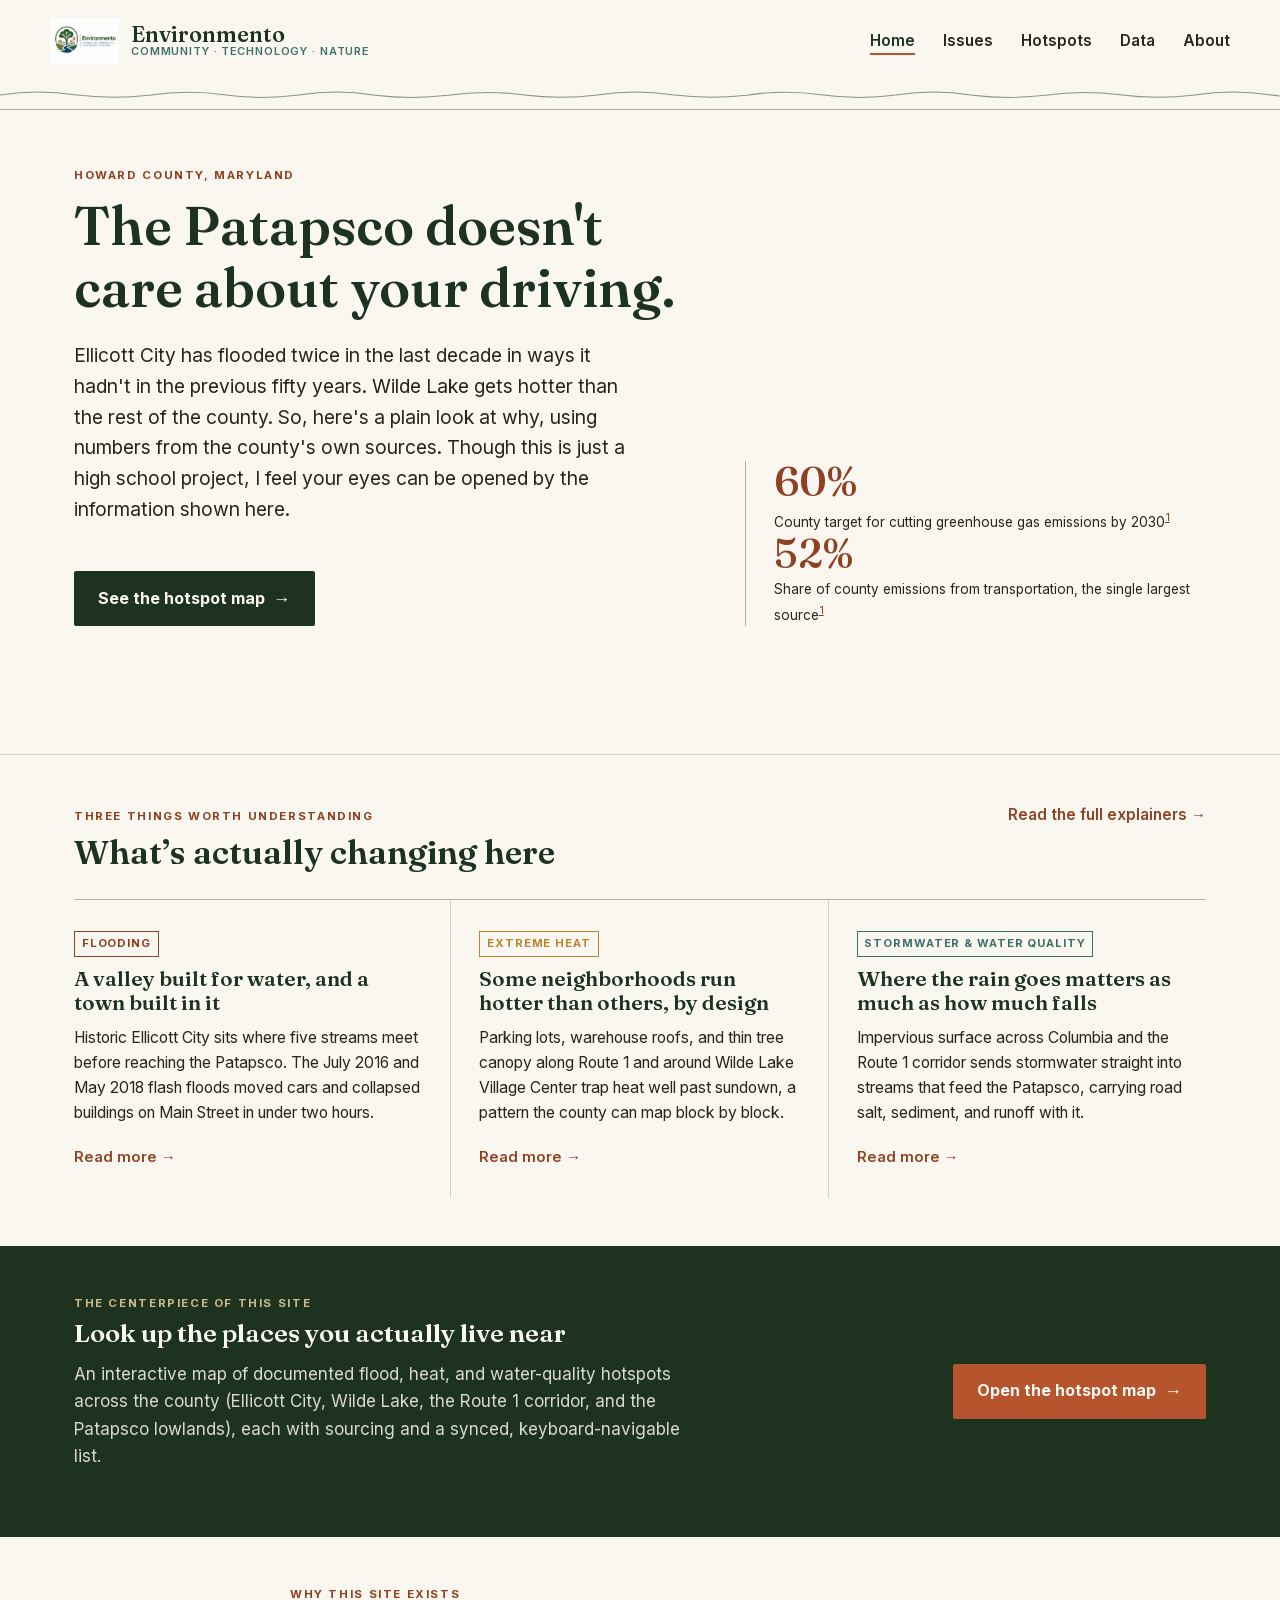
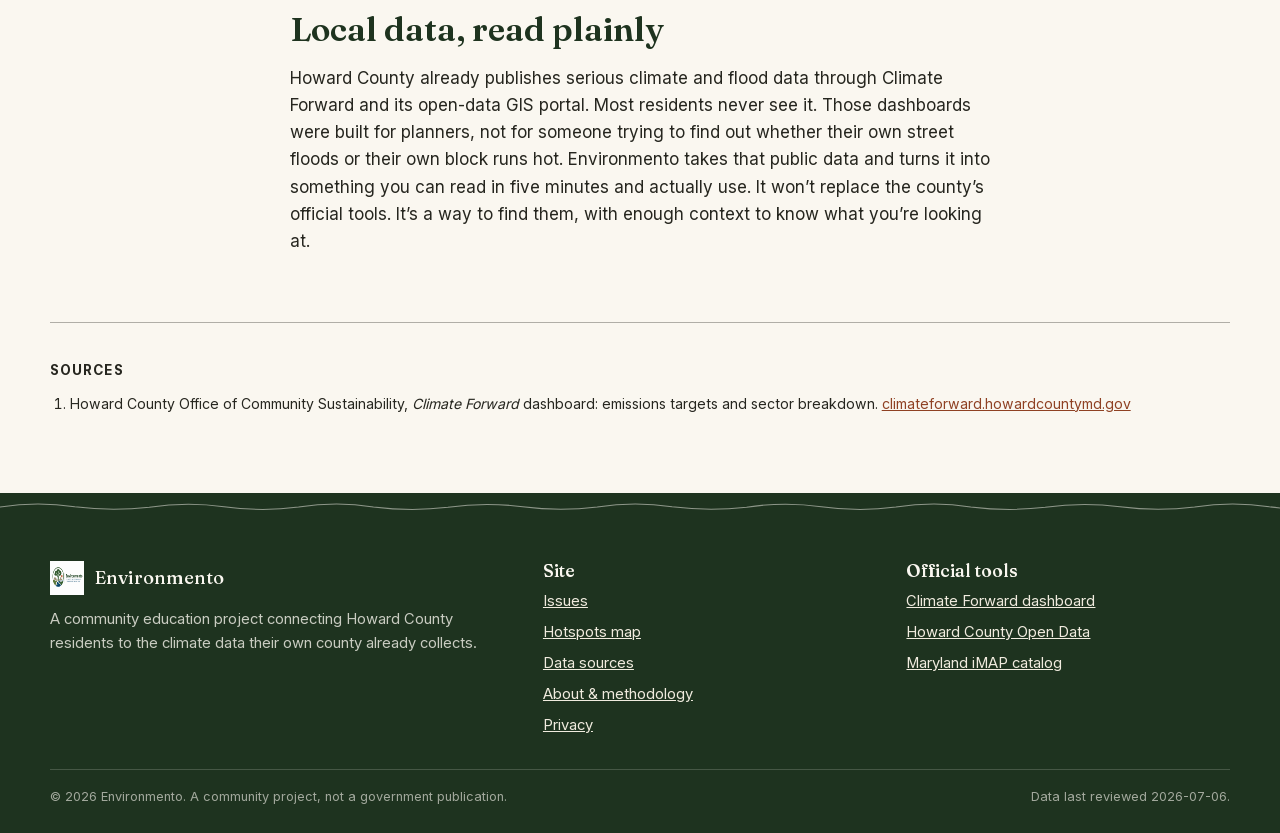
<file: index.html>
<!DOCTYPE html>
<html lang="en">
<head>
  <meta charset="UTF-8">
  <meta name="viewport" content="width=device-width, initial-scale=1.0">
  <title>Environmento | Climate Awareness for Howard County, Maryland</title>
  <meta name="description" content="A community education resource on flooding, extreme heat, and stormwater in Howard County, Maryland, built from official county and state data.">
  <link rel="icon" href="assets/images/environmento-logo.png">
  <link rel="stylesheet" href="css/styles.css">
</head>
<body>
  <a class="skip-link" href="#main">Skip to main content</a>

  <header class="site-header">
    <div class="wrap site-header__bar">
      <a class="brand" href="index.html">
        <img class="brand__logo" src="assets/images/environmento-logo.png" alt="Environmento logo: a tree with circuit-like branches rooted above a winding river, encircled by houses and rowhomes">
        <span class="brand__text">
          <span class="brand__name">Environmento</span>
          <span class="brand__tagline">Community &middot; Technology &middot; Nature</span>
        </span>
      </a>
      <button class="nav-toggle" aria-expanded="false" aria-controls="main-nav" type="button">
        <span class="visually-hidden">Toggle menu</span>&#9776;
      </button>
      <nav class="main-nav" id="main-nav" aria-label="Main">
        <ul>
          <li><a href="index.html" aria-current="page">Home</a></li>
          <li><a href="pages/issues.html">Issues</a></li>
          <li><a href="pages/hotspots.html">Hotspots</a></li>
          <li><a href="pages/data.html">Data</a></li>
          <li><a href="pages/about.html">About</a></li>
        </ul>
      </nav>
    </div>
    <svg class="topo-line env-anim" viewBox="0 0 1200 48" width="1200" height="48" preserveAspectRatio="none" aria-hidden="true">
      <path class="env-wave-line" d="M -140 24 Q -105 15, -70 23.65 Q -35 32, 0 24 Q 35 14, 70 23.65 Q 105 31.5, 140 24.35 Q 175 14.5, 210 23.475 Q 245 32.5, 280 24.175 Q 315 13.5, 350 23.825 Q 385 32, 420 24.525 Q 455 15, 490 23.65 Q 525 32, 560 24 Q 595 14, 630 23.65 Q 665 31.5, 700 24.35 Q 735 14.5, 770 23.475 Q 805 32.5, 840 24.175 Q 875 13.5, 910 23.825 Q 945 32, 980 24.525 Q 1015 15, 1050 23.65 Q 1085 32, 1120 24 Q 1155 14, 1190 23.65 Q 1225 31.5, 1260 24.35 Q 1295 14.5, 1330 23.475 Q 1365 32.5, 1400 24.175" fill="none" stroke="currentColor" stroke-width="1.75" stroke-linecap="round"/>
    </svg>
  </header>

  <main id="main">
    <section class="hero">
      <div class="wrap hero__grid">
        <div>
          <span class="eyebrow hero__eyebrow">Howard County, Maryland</span>
          <h1>The Patapsco doesn't care about your driving.</h1>
          <p class="hero__lede">Ellicott City has flooded twice in the last decade in ways it hadn't in the previous fifty years. Wilde Lake gets hotter than the rest of the county. So, here's a plain look at why, using numbers from the county's own sources. Though this is just a high school project, I feel your eyes can be opened by the information shown here.</p>
          <a class="hero-cta" href="pages/hotspots.html">
            <span>See the hotspot map</span>
            <span class="hero-cta__arrow" aria-hidden="true">&rarr;</span>
          </a>
        </div>
        <div class="hero__aside">
          <div>
            <span class="hero__stat">60%</span>
            <span class="hero__stat-label">County target for cutting greenhouse gas emissions by 2030<sup><a href="#cite-1">1</a></sup></span>
          </div>
          <div>
            <span class="hero__stat">52%</span>
            <span class="hero__stat-label">Share of county emissions from transportation, the single largest source<sup><a href="#cite-1">1</a></sup></span>
          </div>
        </div>
      </div>
      <div class="hero__scroll-hint env-anim" aria-hidden="true">
        <svg viewBox="0 0 48 72" width="48" height="72" xmlns="http://www.w3.org/2000/svg">
          <g class="env-scroll" fill="none" stroke="#2E4034" stroke-width="1.75" stroke-linecap="round" stroke-linejoin="round">
            <line x1="24" y1="10" x2="24" y2="44"></line>
            <path d="M 14 42 L 24 54 L 34 42"></path>
          </g>
        </svg>
      </div>
    </section>

    <section class="section teasers">
      <div class="wrap">
        <div class="teasers__head">
          <div>
            <span class="eyebrow">Three things worth understanding</span>
            <h2>What&rsquo;s actually changing here</h2>
          </div>
          <a class="teasers__link" href="pages/issues.html">Read the full explainers &rarr;</a>
        </div>

        <div class="teaser-grid">
          <article class="teaser reveal">
            <span class="teaser__tag teaser__tag--flood">Flooding</span>
            <h3>A valley built for water, and a town built in it</h3>
            <p>Historic Ellicott City sits where five streams meet before reaching the Patapsco. The July 2016 and May 2018 flash floods moved cars and collapsed buildings on Main Street in under two hours.</p>
            <a class="teaser__more" href="pages/issues.html#flooding">Read more &rarr;</a>
          </article>
          <article class="teaser reveal">
            <span class="teaser__tag teaser__tag--heat">Extreme heat</span> <!--May need to tweak for more user specification-->
            <h3>Some neighborhoods run hotter than others, by design</h3>
            <p>Parking lots, warehouse roofs, and thin tree canopy along Route 1 and around Wilde Lake Village Center trap heat well past sundown, a pattern the county can map block by block.</p>
            <a class="teaser__more" href="pages/issues.html#heat">Read more &rarr;</a>
          </article>
          <article class="teaser reveal">
            <span class="teaser__tag teaser__tag--water">Stormwater &amp; water quality</span>
            <h3>Where the rain goes matters as much as how much falls</h3>
            <p>Impervious surface across Columbia and the Route 1 corridor sends stormwater straight into streams that feed the Patapsco, carrying road salt, sediment, and runoff with it.</p>
            <a class="teaser__more" href="pages/issues.html#stormwater">Read more &rarr;</a>
          </article>
        </div>
      </div>
    </section>

    <section class="callout reveal">
      <div class="wrap callout__grid">
        <div>
          <span class="eyebrow">The centerpiece of this site</span>
          <h2>Look up the places you actually live near</h2>
          <p>An interactive map of documented flood, heat, and water-quality hotspots across the county (Ellicott City, Wilde Lake, the Route 1 corridor, and the Patapsco lowlands), each with sourcing and a synced, keyboard-navigable list.</p>
        </div>
        <a class="hero-cta" href="pages/hotspots.html">
          <span>Open the hotspot map</span>
          <span class="hero-cta__arrow" aria-hidden="true">&rarr;</span>
        </a>
      </div>
    </section>

    <section class="section reveal">
      <div class="wrap prose">
        <span class="eyebrow">Why this site exists</span>
        <h2>Local data, read plainly</h2>
        <p>Howard County already publishes serious climate and flood data through Climate Forward and its open-data GIS portal. Most residents never see it. Those dashboards were built for planners, not for someone trying to find out whether their own street floods or their own block runs hot. Environmento takes that public data and turns it into something you can read in five minutes and actually use. It won&rsquo;t replace the county&rsquo;s official tools. It&rsquo;s a way to find them, with enough context to know what you&rsquo;re looking at.</p>
      </div>
    </section>
    <section class="wrap citations">
      <h2>Sources</h2>
      <ol>
        <li id="cite-1">Howard County Office of Community Sustainability, <em>Climate Forward</em> dashboard: emissions targets and sector breakdown. <a href="https://climateforward.howardcountymd.gov/" target="_blank" rel="noopener">climateforward.howardcountymd.gov</a></li>
      </ol>
    </section>
  </main>

  <footer class="site-footer">
    <svg class="topo-line topo-line--footer env-anim" viewBox="0 0 1200 48" width="1200" height="48" preserveAspectRatio="none" aria-hidden="true">
      <path class="env-wave-line" d="M -140 24 Q -105 15, -70 23.65 Q -35 32, 0 24 Q 35 14, 70 23.65 Q 105 31.5, 140 24.35 Q 175 14.5, 210 23.475 Q 245 32.5, 280 24.175 Q 315 13.5, 350 23.825 Q 385 32, 420 24.525 Q 455 15, 490 23.65 Q 525 32, 560 24 Q 595 14, 630 23.65 Q 665 31.5, 700 24.35 Q 735 14.5, 770 23.475 Q 805 32.5, 840 24.175 Q 875 13.5, 910 23.825 Q 945 32, 980 24.525 Q 1015 15, 1050 23.65 Q 1085 32, 1120 24 Q 1155 14, 1190 23.65 Q 1225 31.5, 1260 24.35 Q 1295 14.5, 1330 23.475 Q 1365 32.5, 1400 24.175" fill="none" stroke="currentColor" stroke-width="1.75" stroke-linecap="round"/>
    </svg>
    <div class="wrap site-footer__top">
      <div class="site-footer__grid">
        <div>
          <div class="site-footer__brand">
            <img src="assets/images/environmento-logo.png" alt="" width="34" height="34">
            <span>Environmento</span>
          </div>
          <p>A community education project connecting Howard County residents to the climate data their own county already collects.</p>
        </div>
        <div>
          <h2>Site</h2>
          <ul>
            <li><a href="pages/issues.html">Issues</a></li>
            <li><a href="pages/hotspots.html">Hotspots map</a></li>
            <li><a href="pages/data.html">Data sources</a></li>
            <li><a href="pages/about.html">About &amp; methodology</a></li>
            <li><a href="pages/about.html#privacy">Privacy</a></li>
          </ul>
        </div>
        <div>
          <h2>Official tools</h2>
          <ul>
            <li><a href="https://climateforward.howardcountymd.gov/" target="_blank" rel="noopener">Climate Forward dashboard</a></li>
            <li><a href="https://data.howardcountymd.gov/" target="_blank" rel="noopener">Howard County Open Data</a></li>
            <li><a href="https://data.imap.maryland.gov/" target="_blank" rel="noopener">Maryland iMAP catalog</a></li>
          </ul>
        </div>
      </div>
    </div>
    <div class="wrap site-footer__bottom">
      <span>&copy; <span id="current-year">2026</span> Environmento. A community project, not a government publication.</span>
      <span>Data last reviewed 2026-07-06.</span>
    </div>
  </footer>

  <script src="js/main.js"></script>
</body>
</html>
</file>
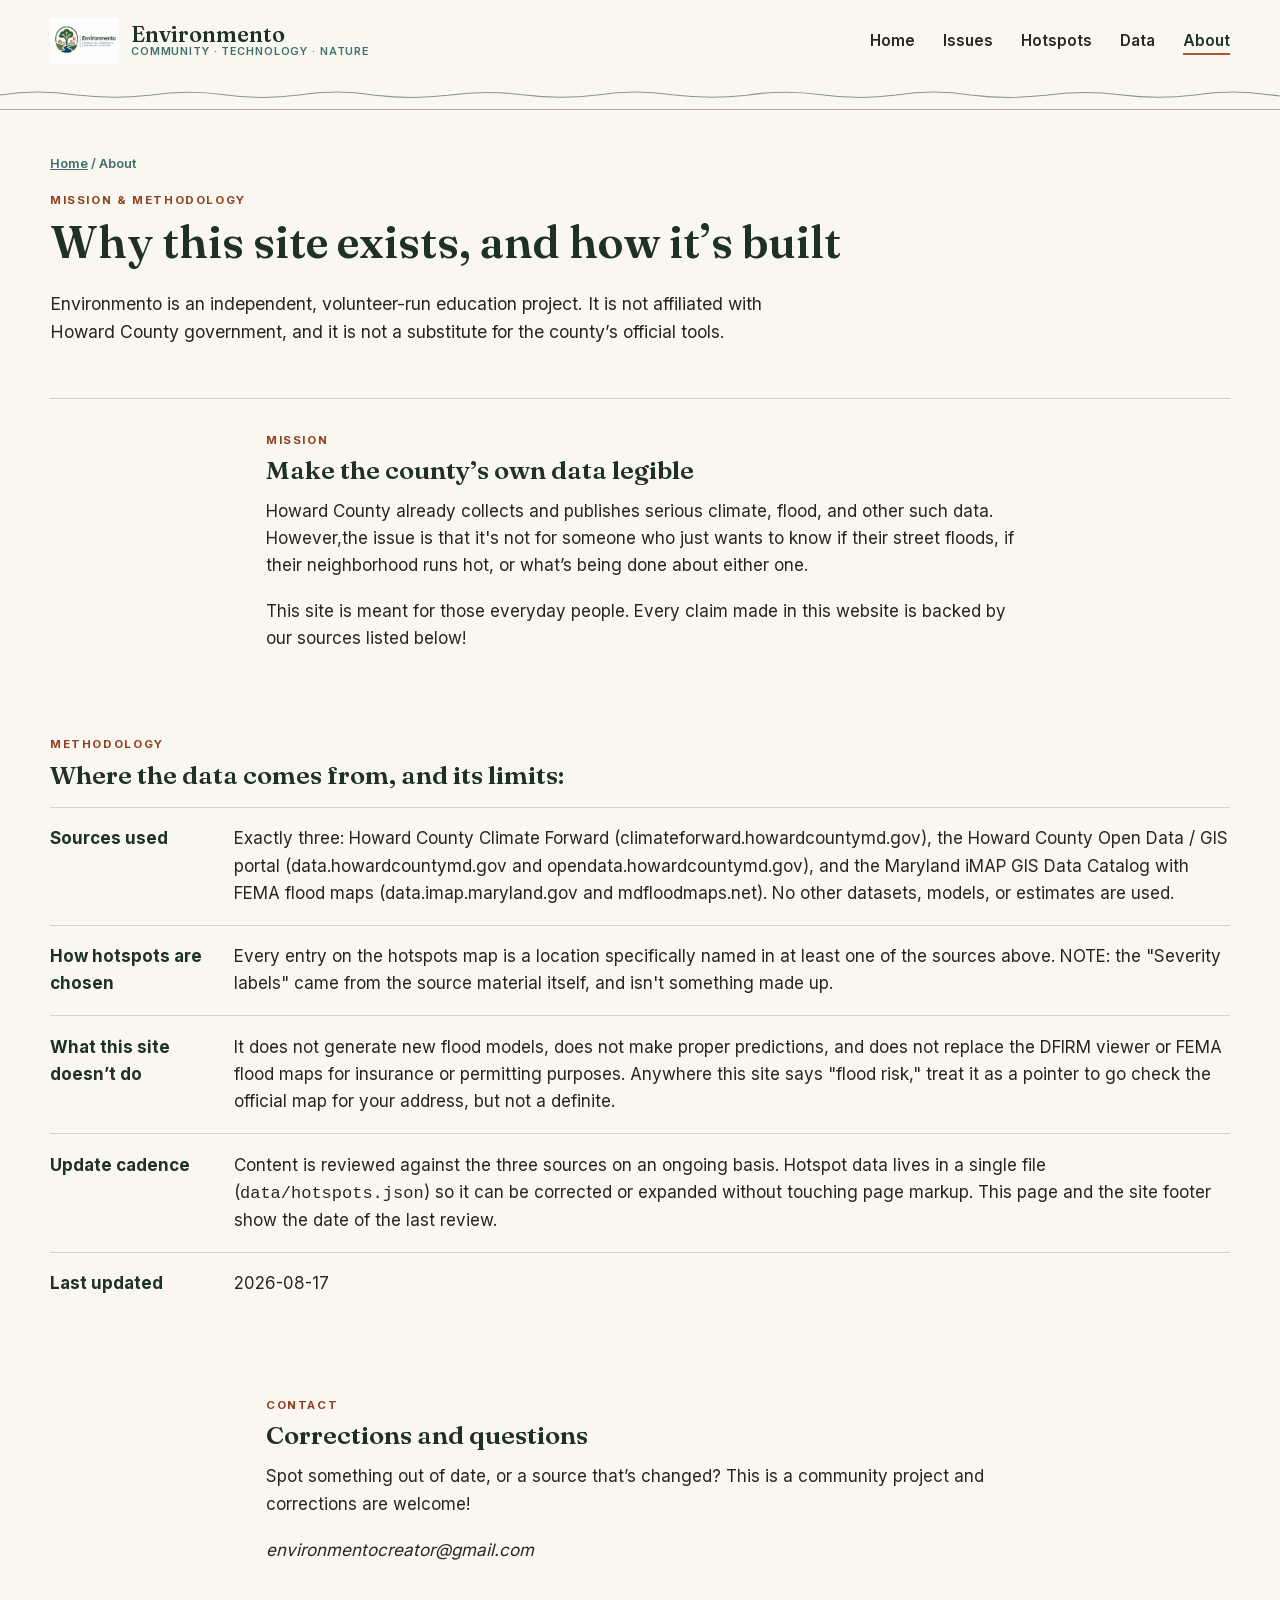
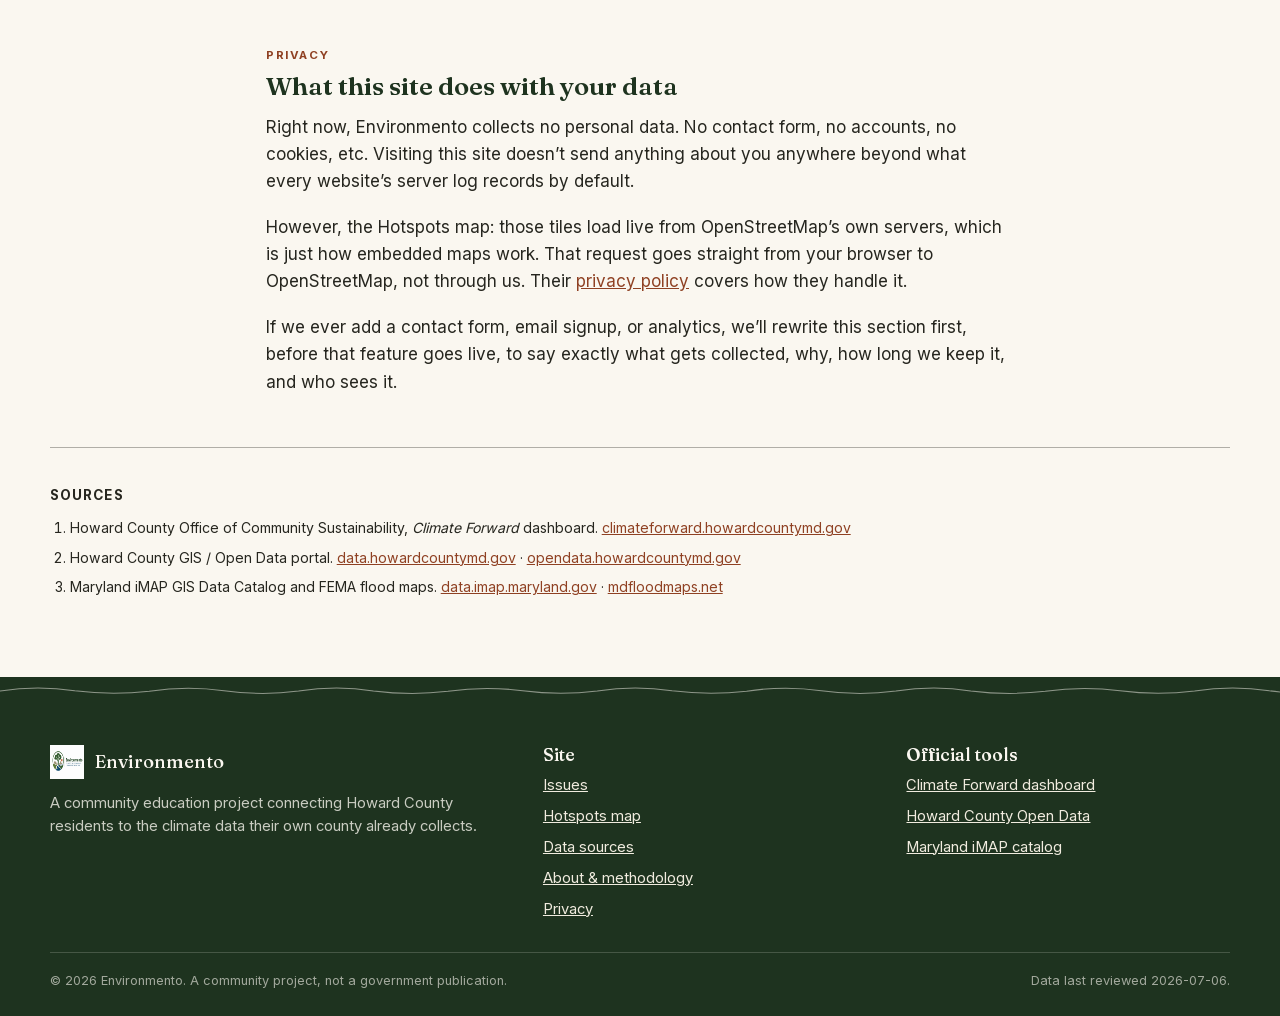
<file: pages/about.html>
<!DOCTYPE html>
<html lang="en">
<head>
  <meta charset="UTF-8">
  <meta name="viewport" content="width=device-width, initial-scale=1.0">
  <title>About | Environmento</title>
  <meta name="description" content="Mission, methodology, and contact information for Environmento, a Howard County climate education project.">
  <link rel="icon" href="../assets/images/environmento-logo.png">
  <link rel="stylesheet" href="../css/styles.css">
</head>
<body>
  <a class="skip-link" href="#main">Skip to main content</a>

  <header class="site-header">
    <div class="wrap site-header__bar">
      <a class="brand" href="../index.html">
        <img class="brand__logo" src="../assets/images/environmento-logo.png" alt="Environmento logo: a tree with circuit-like branches rooted above a winding river, encircled by houses and rowhomes">
        <span class="brand__text">
          <span class="brand__name">Environmento</span>
          <span class="brand__tagline">Community &middot; Technology &middot; Nature</span>
        </span>
      </a>
      <button class="nav-toggle" aria-expanded="false" aria-controls="main-nav" type="button">
        <span class="visually-hidden">Toggle menu</span>&#9776;
      </button>
      <nav class="main-nav" id="main-nav" aria-label="Main">
        <ul>
          <li><a href="../index.html">Home</a></li>
          <li><a href="issues.html">Issues</a></li>
          <li><a href="hotspots.html">Hotspots</a></li>
          <li><a href="data.html">Data</a></li>
          <li><a href="about.html" aria-current="page">About</a></li>
        </ul>
      </nav>
    </div>
    <svg class="topo-line env-anim" viewBox="0 0 1200 48" width="1200" height="48" preserveAspectRatio="none" aria-hidden="true">
      <path class="env-wave-line" d="M -140 24 Q -105 15, -70 23.65 Q -35 32, 0 24 Q 35 14, 70 23.65 Q 105 31.5, 140 24.35 Q 175 14.5, 210 23.475 Q 245 32.5, 280 24.175 Q 315 13.5, 350 23.825 Q 385 32, 420 24.525 Q 455 15, 490 23.65 Q 525 32, 560 24 Q 595 14, 630 23.65 Q 665 31.5, 700 24.35 Q 735 14.5, 770 23.475 Q 805 32.5, 840 24.175 Q 875 13.5, 910 23.825 Q 945 32, 980 24.525 Q 1015 15, 1050 23.65 Q 1085 32, 1120 24 Q 1155 14, 1190 23.65 Q 1225 31.5, 1260 24.35 Q 1295 14.5, 1330 23.475 Q 1365 32.5, 1400 24.175" fill="none" stroke="currentColor" stroke-width="1.75" stroke-linecap="round"/>
    </svg>
  </header>

  <main id="main">
    <div class="wrap page-head reveal">
      <p class="breadcrumb"><a href="../index.html">Home</a> / About</p>
      <span class="eyebrow">Mission &amp; methodology</span>
      <h1>Why this site exists, and how it&rsquo;s built</h1>
      <p class="page-head__lede">Environmento is an independent, volunteer-run education project. It is not affiliated with Howard County government, and it is not a substitute for the county&rsquo;s official tools.</p>
    </div>

    <section class="wrap section--tight prose reveal">
      <span class="eyebrow">Mission</span>
      <h2>Make the county&rsquo;s own data legible</h2>
      <p>Howard County already collects and publishes serious climate, flood, and other such data. However,the issue is that it's not for someone who just wants to know if their street floods, if their neighborhood runs hot, or what&rsquo;s being done about either one.</p>
      <p>This site is meant for those everyday people. Every claim made in this website is backed by our sources listed below!</p>
    </section>

    <section class="wrap section--tight reveal">
      <span class="eyebrow">Methodology</span>
      <h2>Where the data comes from, and its limits:</h2>
      <dl class="methodology-list">
        <li>
          <dt>Sources used</dt>
          <dd>Exactly three: Howard County Climate Forward (climateforward.howardcountymd.gov), the Howard County Open Data / GIS portal (data.howardcountymd.gov and opendata.howardcountymd.gov), and the Maryland iMAP GIS Data Catalog with FEMA flood maps (data.imap.maryland.gov and mdfloodmaps.net). No other datasets, models, or estimates are used.</dd>
        </li>
        <li>
          <dt>How hotspots are chosen</dt>
          <dd>Every entry on the hotspots map is a location specifically named in at least one of the sources above. NOTE: the "Severity labels" came from the source material itself, and isn't something made up.</dd>
        </li>
        <li>
          <dt>What this site doesn&rsquo;t do</dt>
          <dd>It does not generate new flood models, does not make proper predictions, and does not replace the DFIRM viewer or FEMA flood maps for insurance or permitting purposes. Anywhere this site says "flood risk," treat it as a pointer to go check the official map for your address, but not a definite.</dd>
        </li>
        <li>
          <dt>Update cadence</dt>
          <dd>Content is reviewed against the three sources on an ongoing basis. Hotspot data lives in a single file (<code>data/hotspots.json</code>) so it can be corrected or expanded without touching page markup. This page and the site footer show the date of the last review.</dd>
        </li>
        <li>
          <dt>Last updated</dt>
          <dd>2026-08-17</dd>
        </li>
      </dl>
    </section>

    <section class="wrap section--tight prose reveal">
      <span class="eyebrow">Contact</span>
      <h2>Corrections and questions</h2>
      <p>Spot something out of date, or a source that&rsquo;s changed? This is a community project and corrections are welcome!</p>
      <p><em>environmentocreator@gmail.com</em></p>
    </section>

    <section class="wrap section--tight prose reveal" id="privacy">
      <span class="eyebrow">Privacy</span>
      <h2>What this site does with your data</h2>
      <p>Right now, Environmento collects no personal data. No contact form, no accounts, no cookies, etc. Visiting this site doesn&rsquo;t send anything about you anywhere beyond what every website&rsquo;s server log records by default.</p>
      <p>However, the Hotspots map: those tiles load live from OpenStreetMap&rsquo;s own servers, which is just how embedded maps work. That request goes straight from your browser to OpenStreetMap, not through us. Their <a href="https://wiki.osmfoundation.org/wiki/Privacy_Policy" target="_blank" rel="noopener">privacy policy</a> covers how they handle it.</p>
      <p>If we ever add a contact form, email signup, or analytics, we&rsquo;ll rewrite this section first, before that feature goes live, to say exactly what gets collected, why, how long we keep it, and who sees it.</p>
    </section>

    <section class="wrap citations">
      <h2>Sources</h2>
      <ol>
        <li id="cite-1">Howard County Office of Community Sustainability, <em>Climate Forward</em> dashboard. <a href="https://climateforward.howardcountymd.gov/" target="_blank" rel="noopener">climateforward.howardcountymd.gov</a></li>
        <li id="cite-2">Howard County GIS / Open Data portal. <a href="https://data.howardcountymd.gov/" target="_blank" rel="noopener">data.howardcountymd.gov</a> &middot; <a href="https://opendata.howardcountymd.gov/" target="_blank" rel="noopener">opendata.howardcountymd.gov</a></li>
        <li id="cite-3">Maryland iMAP GIS Data Catalog and FEMA flood maps. <a href="https://data.imap.maryland.gov/" target="_blank" rel="noopener">data.imap.maryland.gov</a> &middot; <a href="https://mdfloodmaps.net/" target="_blank" rel="noopener">mdfloodmaps.net</a></li>
      </ol>
    </section>
  </main>

  <footer class="site-footer">
    <svg class="topo-line topo-line--footer env-anim" viewBox="0 0 1200 48" width="1200" height="48" preserveAspectRatio="none" aria-hidden="true">
      <path class="env-wave-line" d="M -140 24 Q -105 15, -70 23.65 Q -35 32, 0 24 Q 35 14, 70 23.65 Q 105 31.5, 140 24.35 Q 175 14.5, 210 23.475 Q 245 32.5, 280 24.175 Q 315 13.5, 350 23.825 Q 385 32, 420 24.525 Q 455 15, 490 23.65 Q 525 32, 560 24 Q 595 14, 630 23.65 Q 665 31.5, 700 24.35 Q 735 14.5, 770 23.475 Q 805 32.5, 840 24.175 Q 875 13.5, 910 23.825 Q 945 32, 980 24.525 Q 1015 15, 1050 23.65 Q 1085 32, 1120 24 Q 1155 14, 1190 23.65 Q 1225 31.5, 1260 24.35 Q 1295 14.5, 1330 23.475 Q 1365 32.5, 1400 24.175" fill="none" stroke="currentColor" stroke-width="1.75" stroke-linecap="round"/>
    </svg>
    <div class="wrap site-footer__top">
      <div class="site-footer__grid">
        <div>
          <div class="site-footer__brand">
            <img src="../assets/images/environmento-logo.png" alt="" width="34" height="34">
            <span>Environmento</span>
          </div>
          <p>A community education project connecting Howard County residents to the climate data their own county already collects.</p>
        </div>
        <div>
          <h2>Site</h2>
          <ul>
            <li><a href="issues.html">Issues</a></li>
            <li><a href="hotspots.html">Hotspots map</a></li>
            <li><a href="data.html">Data sources</a></li>
            <li><a href="about.html">About &amp; methodology</a></li>
            <li><a href="about.html#privacy">Privacy</a></li>
          </ul>
        </div>
        <div>
          <h2>Official tools</h2>
          <ul>
            <li><a href="https://climateforward.howardcountymd.gov/" target="_blank" rel="noopener">Climate Forward dashboard</a></li>
            <li><a href="https://data.howardcountymd.gov/" target="_blank" rel="noopener">Howard County Open Data</a></li>
            <li><a href="https://data.imap.maryland.gov/" target="_blank" rel="noopener">Maryland iMAP catalog</a></li>
          </ul>
        </div>
      </div>
    </div>
    <div class="wrap site-footer__bottom">
      <span>&copy; <span id="current-year">2026</span> Environmento. A community project, not a government publication.</span>
      <span>Data last reviewed 2026-07-06.</span>
    </div>
  </footer>

  <script src="../js/main.js"></script>
</body>
</html>
</file>
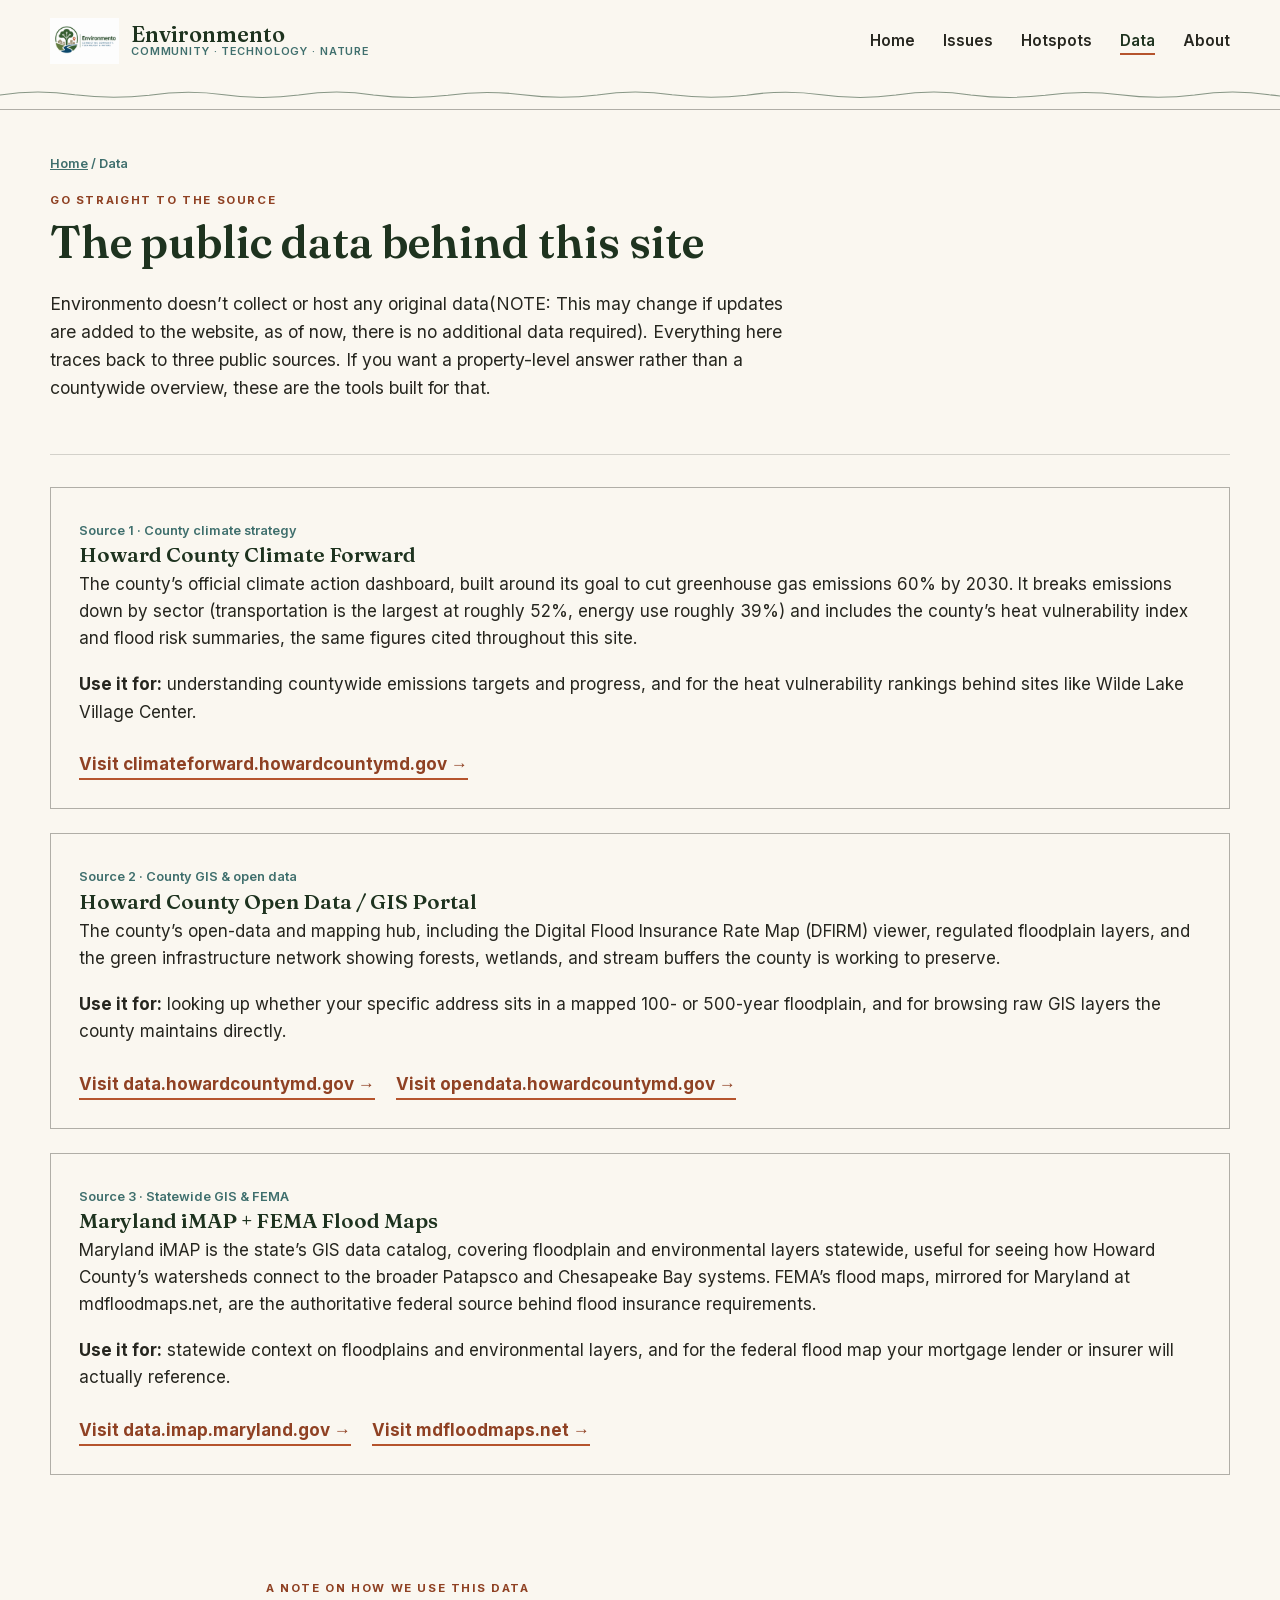
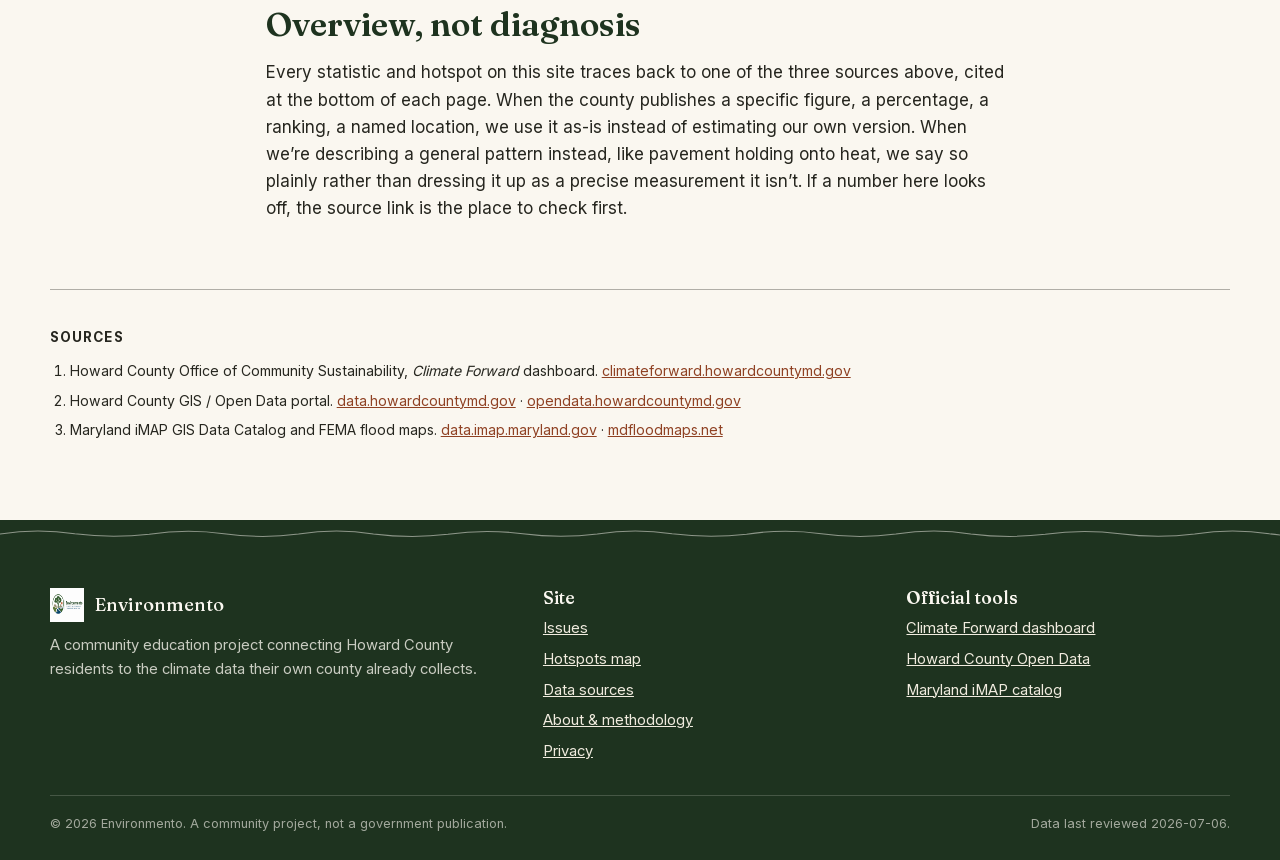
<file: pages/data.html>
<!DOCTYPE html>
<html lang="en">
<head>
  <meta charset="UTF-8">
  <meta name="viewport" content="width=device-width, initial-scale=1.0">
  <title>Data Sources | Environmento</title>
  <meta name="description" content="Annotated links to Howard County's Climate Forward dashboard, Open Data GIS portal, and Maryland iMAP so residents can look up their own address.">
  <link rel="icon" href="../assets/images/environmento-logo.png">
  <link rel="stylesheet" href="../css/styles.css">
</head>
<body>
  <a class="skip-link" href="#main">Skip to main content</a>

  <header class="site-header">
    <div class="wrap site-header__bar">
      <a class="brand" href="../index.html">
        <img class="brand__logo" src="../assets/images/environmento-logo.png" alt="Environmento logo: a tree with circuit-like branches rooted above a winding river, encircled by houses and rowhomes">
        <span class="brand__text">
          <span class="brand__name">Environmento</span>
          <span class="brand__tagline">Community &middot; Technology &middot; Nature</span>
        </span>
      </a>
      <button class="nav-toggle" aria-expanded="false" aria-controls="main-nav" type="button">
        <span class="visually-hidden">Toggle menu</span>&#9776;
      </button>
      <nav class="main-nav" id="main-nav" aria-label="Main">
        <ul>
          <li><a href="../index.html">Home</a></li>
          <li><a href="issues.html">Issues</a></li>
          <li><a href="hotspots.html">Hotspots</a></li>
          <li><a href="data.html" aria-current="page">Data</a></li>
          <li><a href="about.html">About</a></li>
        </ul>
      </nav>
    </div>
    <svg class="topo-line env-anim" viewBox="0 0 1200 48" width="1200" height="48" preserveAspectRatio="none" aria-hidden="true">
      <path class="env-wave-line" d="M -140 24 Q -105 15, -70 23.65 Q -35 32, 0 24 Q 35 14, 70 23.65 Q 105 31.5, 140 24.35 Q 175 14.5, 210 23.475 Q 245 32.5, 280 24.175 Q 315 13.5, 350 23.825 Q 385 32, 420 24.525 Q 455 15, 490 23.65 Q 525 32, 560 24 Q 595 14, 630 23.65 Q 665 31.5, 700 24.35 Q 735 14.5, 770 23.475 Q 805 32.5, 840 24.175 Q 875 13.5, 910 23.825 Q 945 32, 980 24.525 Q 1015 15, 1050 23.65 Q 1085 32, 1120 24 Q 1155 14, 1190 23.65 Q 1225 31.5, 1260 24.35 Q 1295 14.5, 1330 23.475 Q 1365 32.5, 1400 24.175" fill="none" stroke="currentColor" stroke-width="1.75" stroke-linecap="round"/>
    </svg>
  </header>

  <main id="main">
    <div class="wrap page-head reveal">
      <p class="breadcrumb"><a href="../index.html">Home</a> / Data</p>
      <span class="eyebrow">Go straight to the source</span>
      <h1>The public data behind this site</h1>
      <p class="page-head__lede">Environmento doesn&rsquo;t collect or host any original data(NOTE: This may change if updates are added to the website, as of now, there is no additional data required). Everything here traces back to three public sources. If you want a property-level answer rather than a countywide overview, these are the tools built for that.</p>
    </div>

    <section class="wrap section--tight">
      <div class="data-source-card reveal">
        <span class="data-source-card__meta">Source 1 &middot; County climate strategy</span>
        <h3>Howard County Climate Forward</h3>
        <p>The county&rsquo;s official climate action dashboard, built around its goal to cut greenhouse gas emissions 60% by 2030. It breaks emissions down by sector (transportation is the largest at roughly 52%, energy use roughly 39%) and includes the county&rsquo;s heat vulnerability index and flood risk summaries, the same figures cited throughout this site.</p>
        <p><strong>Use it for:</strong> understanding countywide emissions targets and progress, and for the heat vulnerability rankings behind sites like Wilde Lake Village Center.</p>
        <a class="data-source-card__link" href="https://climateforward.howardcountymd.gov/" target="_blank" rel="noopener">Visit climateforward.howardcountymd.gov &rarr;</a>
      </div>

      <div class="data-source-card reveal">
        <span class="data-source-card__meta">Source 2 &middot; County GIS &amp; open data</span>
        <h3>Howard County Open Data / GIS Portal</h3>
        <p>The county&rsquo;s open-data and mapping hub, including the Digital Flood Insurance Rate Map (DFIRM) viewer, regulated floodplain layers, and the green infrastructure network showing forests, wetlands, and stream buffers the county is working to preserve.</p>
        <p><strong>Use it for:</strong> looking up whether your specific address sits in a mapped 100- or 500-year floodplain, and for browsing raw GIS layers the county maintains directly.</p>
        <a class="data-source-card__link" href="https://data.howardcountymd.gov/" target="_blank" rel="noopener">Visit data.howardcountymd.gov &rarr;</a>
        <a class="data-source-card__link" href="https://opendata.howardcountymd.gov/" target="_blank" rel="noopener" style="margin-left:1rem;">Visit opendata.howardcountymd.gov &rarr;</a>
      </div>

      <div class="data-source-card reveal">
        <span class="data-source-card__meta">Source 3 &middot; Statewide GIS &amp; FEMA</span>
        <h3>Maryland iMAP + FEMA Flood Maps</h3>
        <p>Maryland iMAP is the state&rsquo;s GIS data catalog, covering floodplain and environmental layers statewide, useful for seeing how Howard County&rsquo;s watersheds connect to the broader Patapsco and Chesapeake Bay systems. FEMA&rsquo;s flood maps, mirrored for Maryland at mdfloodmaps.net, are the authoritative federal source behind flood insurance requirements.</p>
        <p><strong>Use it for:</strong> statewide context on floodplains and environmental layers, and for the federal flood map your mortgage lender or insurer will actually reference.</p>
        <a class="data-source-card__link" href="https://data.imap.maryland.gov/" target="_blank" rel="noopener">Visit data.imap.maryland.gov &rarr;</a>
        <a class="data-source-card__link" href="https://mdfloodmaps.net/" target="_blank" rel="noopener" style="margin-left:1rem;">Visit mdfloodmaps.net &rarr;</a>
      </div>
    </section>

    <section class="wrap section prose reveal">
      <span class="eyebrow">A note on how we use this data</span>
      <h2>Overview, not diagnosis</h2>
      <p>Every statistic and hotspot on this site traces back to one of the three sources above, cited at the bottom of each page. When the county publishes a specific figure, a percentage, a ranking, a named location, we use it as-is instead of estimating our own version. When we&rsquo;re describing a general pattern instead, like pavement holding onto heat, we say so plainly rather than dressing it up as a precise measurement it isn&rsquo;t. If a number here looks off, the source link is the place to check first.</p>
    </section>

    <section class="wrap citations">
      <h2>Sources</h2>
      <ol>
        <li id="cite-1">Howard County Office of Community Sustainability, <em>Climate Forward</em> dashboard. <a href="https://climateforward.howardcountymd.gov/" target="_blank" rel="noopener">climateforward.howardcountymd.gov</a></li>
        <li id="cite-2">Howard County GIS / Open Data portal. <a href="https://data.howardcountymd.gov/" target="_blank" rel="noopener">data.howardcountymd.gov</a> &middot; <a href="https://opendata.howardcountymd.gov/" target="_blank" rel="noopener">opendata.howardcountymd.gov</a></li>
        <li id="cite-3">Maryland iMAP GIS Data Catalog and FEMA flood maps. <a href="https://data.imap.maryland.gov/" target="_blank" rel="noopener">data.imap.maryland.gov</a> &middot; <a href="https://mdfloodmaps.net/" target="_blank" rel="noopener">mdfloodmaps.net</a></li>
      </ol>
    </section>
  </main>

  <footer class="site-footer">
    <svg class="topo-line topo-line--footer env-anim" viewBox="0 0 1200 48" width="1200" height="48" preserveAspectRatio="none" aria-hidden="true">
      <path class="env-wave-line" d="M -140 24 Q -105 15, -70 23.65 Q -35 32, 0 24 Q 35 14, 70 23.65 Q 105 31.5, 140 24.35 Q 175 14.5, 210 23.475 Q 245 32.5, 280 24.175 Q 315 13.5, 350 23.825 Q 385 32, 420 24.525 Q 455 15, 490 23.65 Q 525 32, 560 24 Q 595 14, 630 23.65 Q 665 31.5, 700 24.35 Q 735 14.5, 770 23.475 Q 805 32.5, 840 24.175 Q 875 13.5, 910 23.825 Q 945 32, 980 24.525 Q 1015 15, 1050 23.65 Q 1085 32, 1120 24 Q 1155 14, 1190 23.65 Q 1225 31.5, 1260 24.35 Q 1295 14.5, 1330 23.475 Q 1365 32.5, 1400 24.175" fill="none" stroke="currentColor" stroke-width="1.75" stroke-linecap="round"/>
    </svg>
    <div class="wrap site-footer__top">
      <div class="site-footer__grid">
        <div>
          <div class="site-footer__brand">
            <img src="../assets/images/environmento-logo.png" alt="" width="34" height="34">
            <span>Environmento</span>
          </div>
          <p>A community education project connecting Howard County residents to the climate data their own county already collects.</p>
        </div>
        <div>
          <h2>Site</h2>
          <ul>
            <li><a href="issues.html">Issues</a></li>
            <li><a href="hotspots.html">Hotspots map</a></li>
            <li><a href="data.html">Data sources</a></li>
            <li><a href="about.html">About &amp; methodology</a></li>
            <li><a href="about.html#privacy">Privacy</a></li>
          </ul>
        </div>
        <div>
          <h2>Official tools</h2>
          <ul>
            <li><a href="https://climateforward.howardcountymd.gov/" target="_blank" rel="noopener">Climate Forward dashboard</a></li>
            <li><a href="https://data.howardcountymd.gov/" target="_blank" rel="noopener">Howard County Open Data</a></li>
            <li><a href="https://data.imap.maryland.gov/" target="_blank" rel="noopener">Maryland iMAP catalog</a></li>
          </ul>
        </div>
      </div>
    </div>
    <div class="wrap site-footer__bottom">
      <span>&copy; <span id="current-year">2026</span> Environmento. A community project, not a government publication.</span>
      <span>Data last reviewed 2026-07-06.</span>
    </div>
  </footer>

  <script src="../js/main.js"></script>
</body>
</html>
</file>
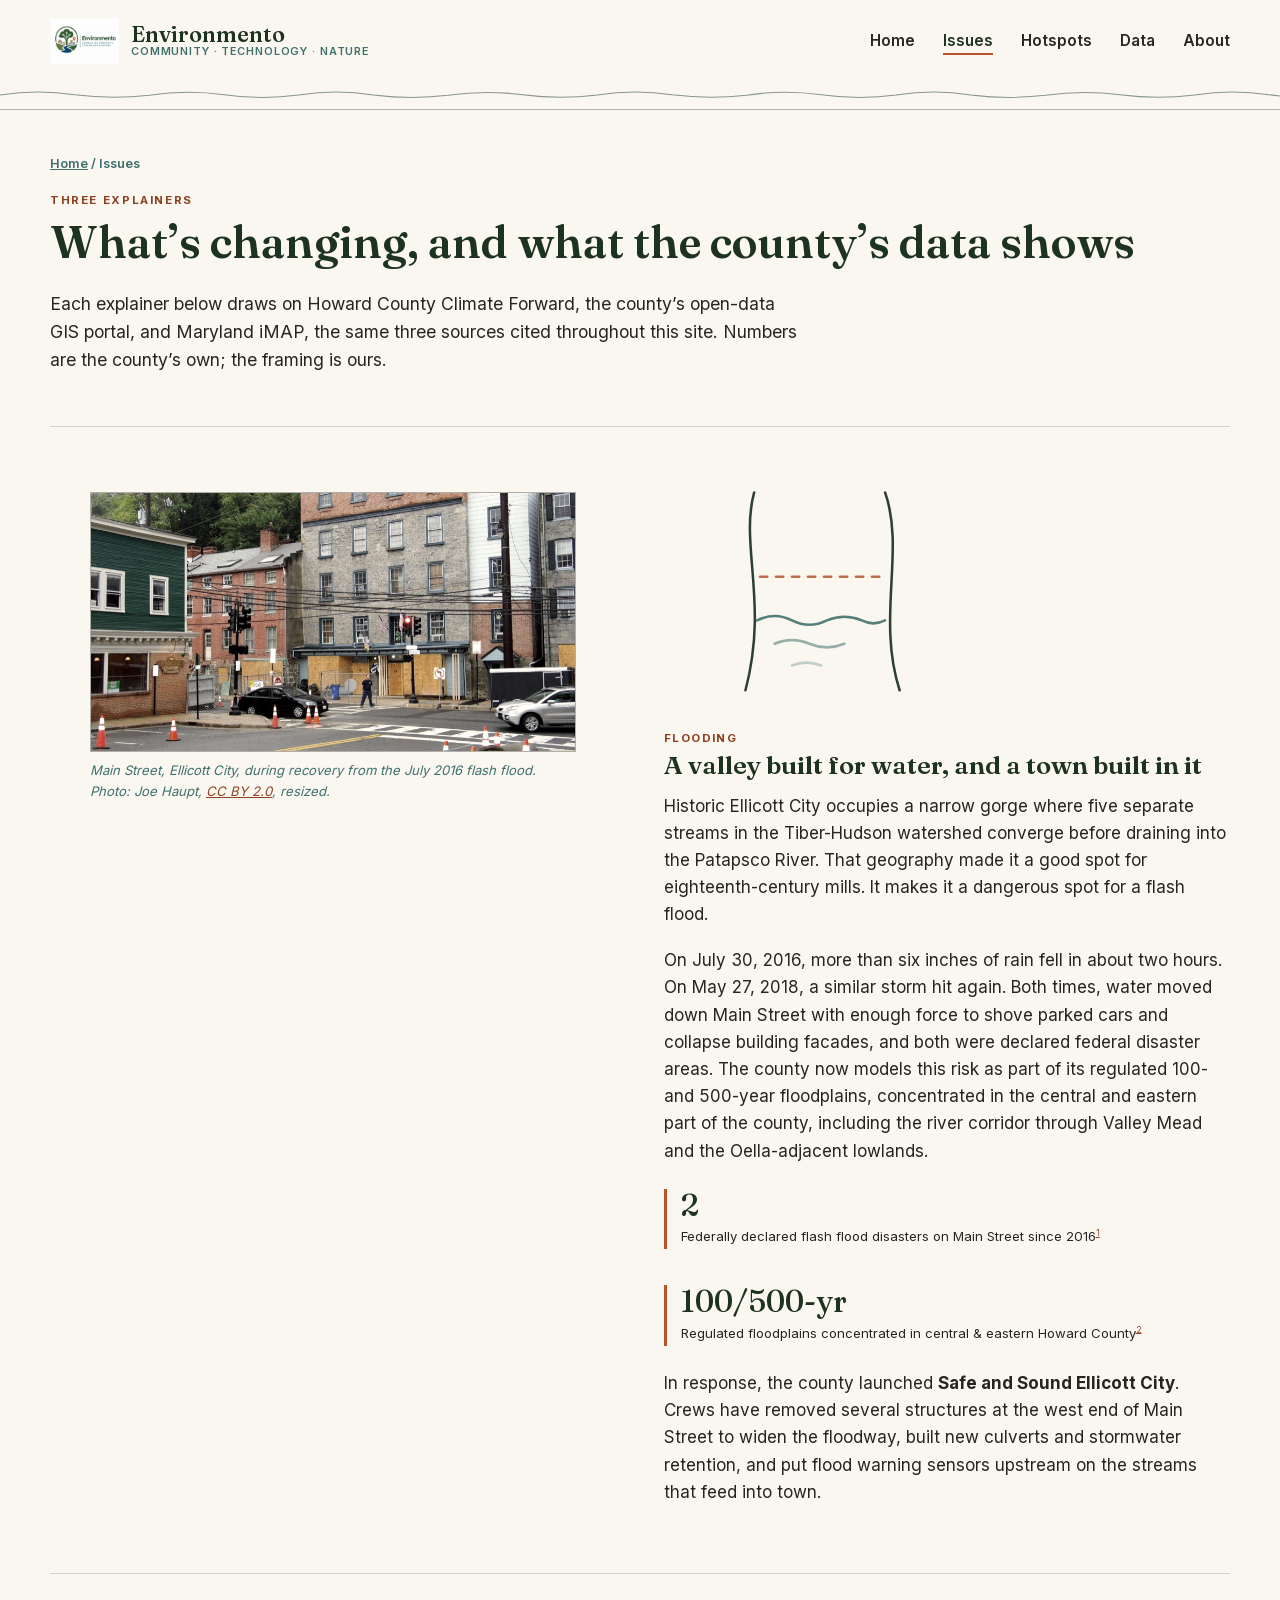
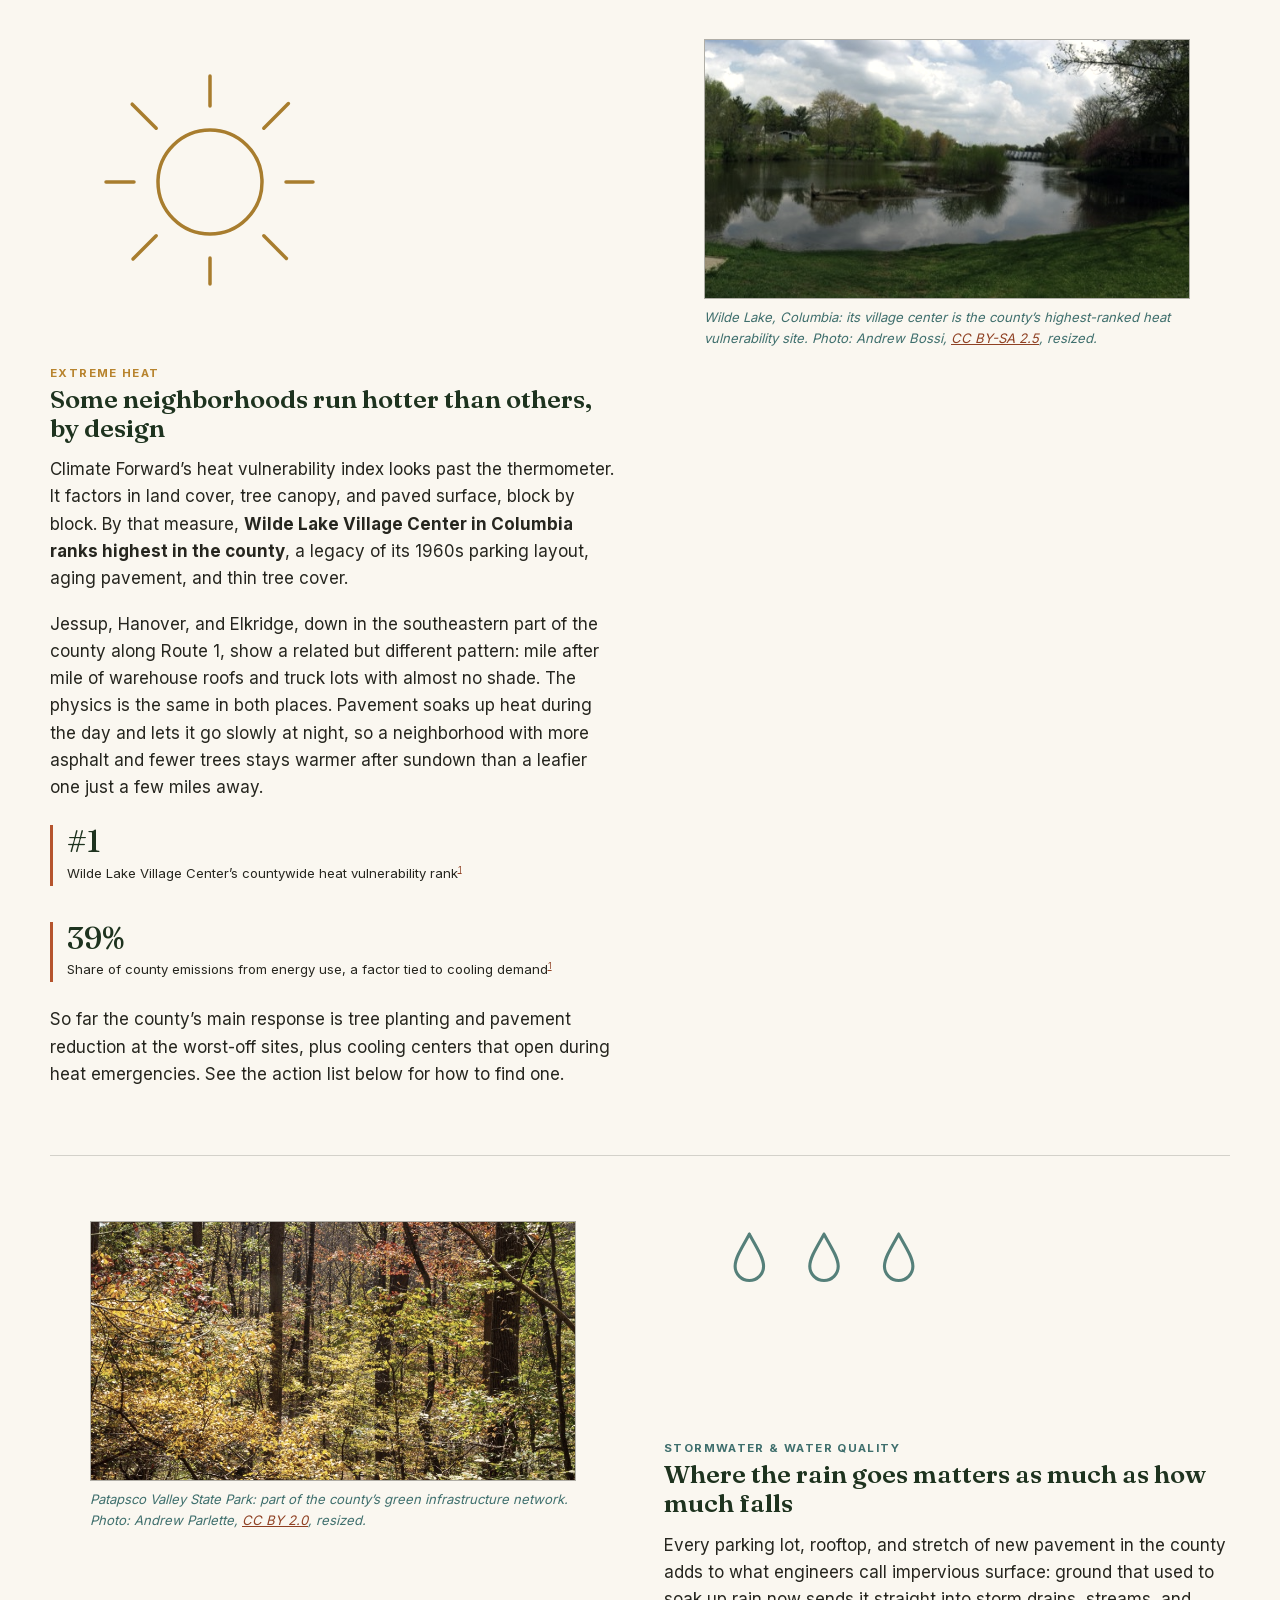
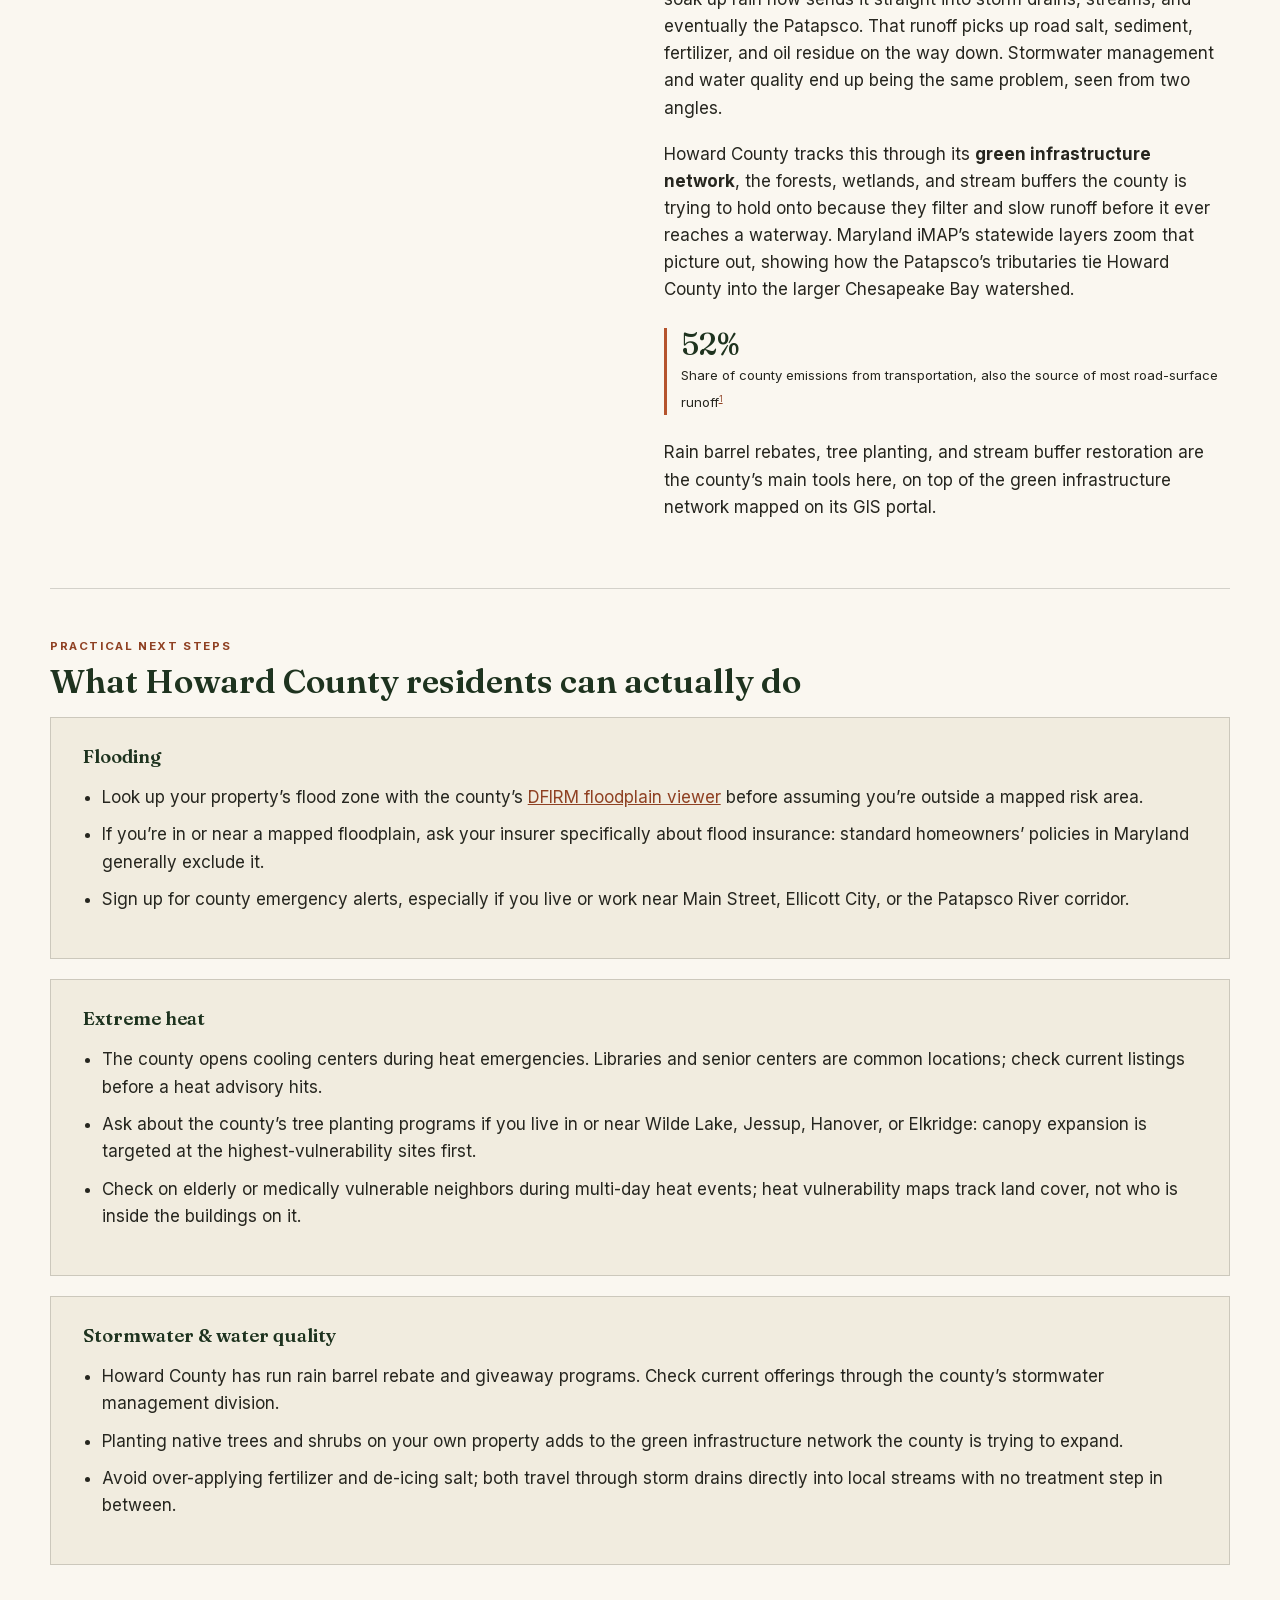
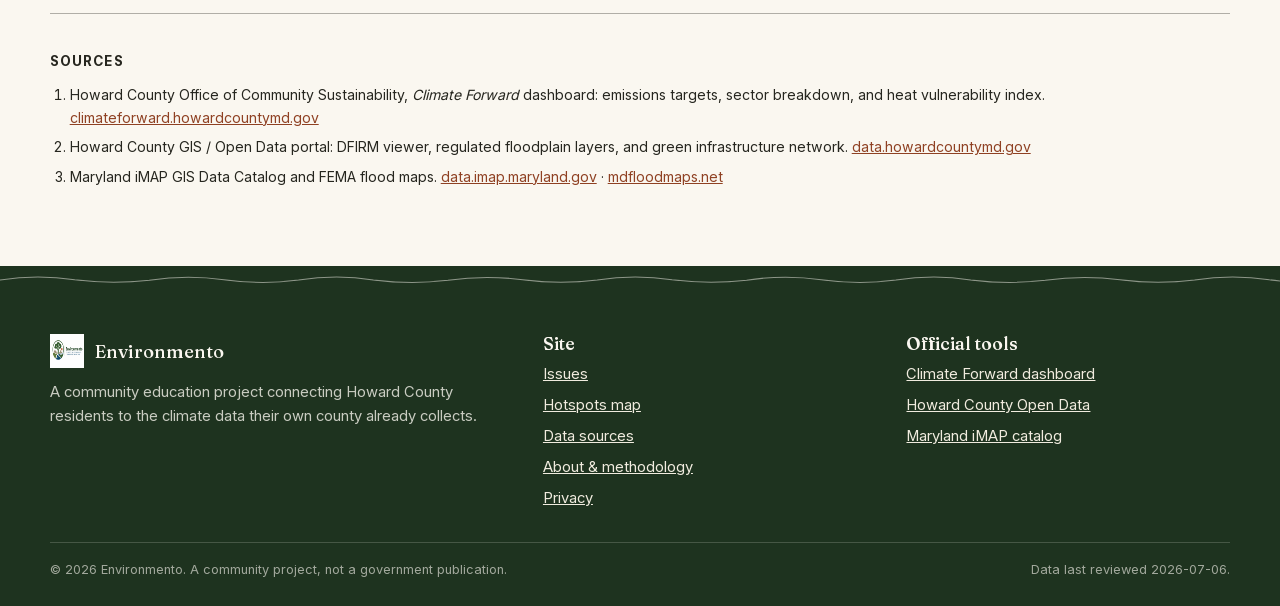
<file: pages/issues.html>
<!DOCTYPE html>
<html lang="en">
<head>
  <meta charset="UTF-8">
  <meta name="viewport" content="width=device-width, initial-scale=1.0">
  <title>Issues | Environmento</title>
  <meta name="description" content="Explainers on flooding, extreme heat, and stormwater in Howard County, Maryland, with cited statistics and what residents can do.">
  <link rel="icon" href="../assets/images/environmento-logo.png">
  <link rel="stylesheet" href="../css/styles.css">
</head>
<body>
  <a class="skip-link" href="#main">Skip to main content</a>

  <header class="site-header">
    <div class="wrap site-header__bar">
      <a class="brand" href="../index.html">
        <img class="brand__logo" src="../assets/images/environmento-logo.png" alt="Environmento logo: a tree with circuit-like branches rooted above a winding river, encircled by houses and rowhomes">
        <span class="brand__text">
          <span class="brand__name">Environmento</span>
          <span class="brand__tagline">Community &middot; Technology &middot; Nature</span>
        </span>
      </a>
      <button class="nav-toggle" aria-expanded="false" aria-controls="main-nav" type="button">
        <span class="visually-hidden">Toggle menu</span>&#9776;
      </button>
      <nav class="main-nav" id="main-nav" aria-label="Main">
        <ul>
          <li><a href="../index.html">Home</a></li>
          <li><a href="issues.html" aria-current="page">Issues</a></li>
          <li><a href="hotspots.html">Hotspots</a></li>
          <li><a href="data.html">Data</a></li>
          <li><a href="about.html">About</a></li>
        </ul>
      </nav>
    </div>
    <svg class="topo-line env-anim" viewBox="0 0 1200 48" width="1200" height="48" preserveAspectRatio="none" aria-hidden="true">
      <path class="env-wave-line" d="M -140 24 Q -105 15, -70 23.65 Q -35 32, 0 24 Q 35 14, 70 23.65 Q 105 31.5, 140 24.35 Q 175 14.5, 210 23.475 Q 245 32.5, 280 24.175 Q 315 13.5, 350 23.825 Q 385 32, 420 24.525 Q 455 15, 490 23.65 Q 525 32, 560 24 Q 595 14, 630 23.65 Q 665 31.5, 700 24.35 Q 735 14.5, 770 23.475 Q 805 32.5, 840 24.175 Q 875 13.5, 910 23.825 Q 945 32, 980 24.525 Q 1015 15, 1050 23.65 Q 1085 32, 1120 24 Q 1155 14, 1190 23.65 Q 1225 31.5, 1260 24.35 Q 1295 14.5, 1330 23.475 Q 1365 32.5, 1400 24.175" fill="none" stroke="currentColor" stroke-width="1.75" stroke-linecap="round"/>
    </svg>
  </header>

  <main id="main">
    <div class="wrap page-head reveal">
      <p class="breadcrumb"><a href="../index.html">Home</a> / Issues</p>
      <span class="eyebrow">Three explainers</span>
      <h1>What&rsquo;s changing, and what the county&rsquo;s data shows</h1>
      <p class="page-head__lede">Each explainer below draws on Howard County Climate Forward, the county&rsquo;s open-data GIS portal, and Maryland iMAP, the same three sources cited throughout this site. Numbers are the county&rsquo;s own; the framing is ours.</p>
    </div>

    <article class="wrap issue-block issue-block--flood reveal" id="flooding">
      <div>
        <div class="issue-block__icon env-anim" aria-hidden="true">
          <svg viewBox="0 0 220 160" width="220" height="160" xmlns="http://www.w3.org/2000/svg">
            <path d="M 62 12 C 52 48, 72 88, 56 148" fill="none" stroke="#2E4034" stroke-width="1.75" stroke-linecap="round"></path>
            <path d="M 152 12 C 166 52, 146 98, 162 148" fill="none" stroke="#2E4034" stroke-width="1.75" stroke-linecap="round"></path>
            <line x1="66" y1="70" x2="152" y2="70" stroke="#B5542D" stroke-width="1.75" stroke-dasharray="5 6" stroke-linecap="round" opacity="0.85"></line>
            <g class="env-river-water">
              <path d="M 64 100 Q 76 94, 88 100 Q 100 106, 112 100 Q 124 95, 136 100 Q 144 104, 152 100" fill="none" stroke="#55807A" stroke-width="1.75" stroke-linecap="round"></path>
              <path d="M 76 116 Q 88 111, 100 116 Q 112 121, 124 116" fill="none" stroke="#55807A" stroke-width="1.75" stroke-linecap="round" opacity="0.6"></path>
              <path d="M 88 131 Q 98 127, 108 131" fill="none" stroke="#55807A" stroke-width="1.75" stroke-linecap="round" opacity="0.35"></path>
            </g>
          </svg>
        </div>
        <span class="issue-block__label">Flooding</span>
        <h2>A valley built for water, and a town built in it</h2>
        <p>Historic Ellicott City occupies a narrow gorge where five separate streams in the Tiber-Hudson watershed converge before draining into the Patapsco River. That geography made it a good spot for eighteenth-century mills. It makes it a dangerous spot for a flash flood.</p>
        <p>On July 30, 2016, more than six inches of rain fell in about two hours. On May 27, 2018, a similar storm hit again. Both times, water moved down Main Street with enough force to shove parked cars and collapse building facades, and both were declared federal disaster areas. The county now models this risk as part of its regulated 100- and 500-year floodplains, concentrated in the central and eastern part of the county, including the river corridor through Valley Mead and the Oella-adjacent lowlands.</p>
        <div class="stat-strip">
          <div class="stat-strip__item">
            <span class="stat-strip__num">2</span>
            <span class="stat-strip__label">Federally declared flash flood disasters on Main Street since 2016<sup><a href="#cite-1">1</a></sup></span>
          </div>
          <div class="stat-strip__item">
            <span class="stat-strip__num">100/500-yr</span>
            <span class="stat-strip__label">Regulated floodplains concentrated in central &amp; eastern Howard County<sup><a href="#cite-2">2</a></sup></span>
          </div>
        </div>
        <p>In response, the county launched <strong>Safe and Sound Ellicott City</strong>. Crews have removed several structures at the west end of Main Street to widen the floodway, built new culverts and stormwater retention, and put flood warning sensors upstream on the streams that feed into town.</p>
      </div>
      <figure class="issue-block__figure">
        <img src="../assets/images/ellicott-city-flood-main-street.jpg" alt="Boarded-up storefronts on Main Street, Ellicott City, during recovery from the July 2016 flash flood" loading="lazy">
        <figcaption>Main Street, Ellicott City, during recovery from the July 2016 flash flood. Photo: Joe Haupt, <a href="https://creativecommons.org/licenses/by/2.0/" target="_blank" rel="noopener">CC BY 2.0</a>, resized.</figcaption>
      </figure>
    </article>

    <article class="wrap issue-block issue-block--heat reveal" id="heat">
      <div>
        <div class="issue-block__icon env-anim" aria-hidden="true">
          <svg viewBox="0 0 160 160" width="160" height="160" xmlns="http://www.w3.org/2000/svg">
            <circle cx="80" cy="80" r="26" fill="none" stroke="#A87D2E" stroke-width="1.75"></circle>
            <line class="env-sun-ray" style="animation-delay:0s" x1="80.0" y1="42.0" x2="80.0" y2="27.0" stroke="#A87D2E" stroke-width="1.75" stroke-linecap="round"></line>
            <line class="env-sun-ray" style="animation-delay:0.5s" x1="106.9" y1="53.1" x2="119.2" y2="40.8" stroke="#A87D2E" stroke-width="1.75" stroke-linecap="round"></line>
            <line class="env-sun-ray" style="animation-delay:1s" x1="118.0" y1="80.0" x2="131.5" y2="80.0" stroke="#A87D2E" stroke-width="1.75" stroke-linecap="round"></line>
            <line class="env-sun-ray" style="animation-delay:1.5s" x1="106.9" y1="106.9" x2="118.2" y2="118.2" stroke="#A87D2E" stroke-width="1.75" stroke-linecap="round"></line>
            <line class="env-sun-ray" style="animation-delay:2s" x1="80.0" y1="118.0" x2="80.0" y2="131.0" stroke="#A87D2E" stroke-width="1.75" stroke-linecap="round"></line>
            <line class="env-sun-ray" style="animation-delay:2.5s" x1="53.1" y1="106.9" x2="41.5" y2="118.5" stroke="#A87D2E" stroke-width="1.75" stroke-linecap="round"></line>
            <line class="env-sun-ray" style="animation-delay:3s" x1="42.0" y1="80.0" x2="28.0" y2="80.0" stroke="#A87D2E" stroke-width="1.75" stroke-linecap="round"></line>
            <line class="env-sun-ray" style="animation-delay:3.5s" x1="53.1" y1="53.1" x2="41.1" y2="41.1" stroke="#A87D2E" stroke-width="1.75" stroke-linecap="round"></line>
          </svg>
        </div>
        <span class="issue-block__label">Extreme heat</span>
        <h2>Some neighborhoods run hotter than others, by design</h2>
        <p>Climate Forward&rsquo;s heat vulnerability index looks past the thermometer. It factors in land cover, tree canopy, and paved surface, block by block. By that measure, <strong>Wilde Lake Village Center in Columbia ranks highest in the county</strong>, a legacy of its 1960s parking layout, aging pavement, and thin tree cover.</p>
        <p>Jessup, Hanover, and Elkridge, down in the southeastern part of the county along Route 1, show a related but different pattern: mile after mile of warehouse roofs and truck lots with almost no shade. The physics is the same in both places. Pavement soaks up heat during the day and lets it go slowly at night, so a neighborhood with more asphalt and fewer trees stays warmer after sundown than a leafier one just a few miles away.</p>
        <div class="stat-strip">
          <div class="stat-strip__item">
            <span class="stat-strip__num">#1</span>
            <span class="stat-strip__label">Wilde Lake Village Center&rsquo;s countywide heat vulnerability rank<sup><a href="#cite-1">1</a></sup></span>
          </div>
          <div class="stat-strip__item">
            <span class="stat-strip__num">39%</span>
            <span class="stat-strip__label">Share of county emissions from energy use, a factor tied to cooling demand<sup><a href="#cite-1">1</a></sup></span>
          </div>
        </div>
        <p>So far the county&rsquo;s main response is tree planting and pavement reduction at the worst-off sites, plus cooling centers that open during heat emergencies. See the action list below for how to find one.</p>
      </div>
      <figure class="issue-block__figure">
        <img src="../assets/images/wilde-lake-village-center-summer.jpg" alt="Wilde Lake in Columbia, Maryland, viewed from the shoreline with a park bench in the foreground" loading="lazy">
        <figcaption>Wilde Lake, Columbia: its village center is the county&rsquo;s highest-ranked heat vulnerability site. Photo: Andrew Bossi, <a href="https://creativecommons.org/licenses/by-sa/2.5/" target="_blank" rel="noopener">CC BY-SA 2.5</a>, resized.</figcaption>
      </figure>
    </article>

    <article class="wrap issue-block issue-block--water reveal" id="stormwater">
      <div>
        <div class="issue-block__icon env-anim" aria-hidden="true">
          <svg viewBox="0 0 180 120" width="180" height="120" xmlns="http://www.w3.org/2000/svg">
            <path class="env-drop" style="animation-delay:0s" transform="translate(48 30)" d="M 0 -13 C 4.5 -5, 8 0.5, 8 5 A 8 8 0 1 1 -8 5 C -8 0.5, -4.5 -5, 0 -13" fill="none" stroke="#55807A" stroke-width="1.75" stroke-linecap="round" stroke-linejoin="round"></path>
            <path class="env-drop" style="animation-delay:0.6s" transform="translate(90 30)" d="M 0 -13 C 4.5 -5, 8 0.5, 8 5 A 8 8 0 1 1 -8 5 C -8 0.5, -4.5 -5, 0 -13" fill="none" stroke="#55807A" stroke-width="1.75" stroke-linecap="round" stroke-linejoin="round"></path>
            <path class="env-drop" style="animation-delay:1.2s" transform="translate(132 30)" d="M 0 -13 C 4.5 -5, 8 0.5, 8 5 A 8 8 0 1 1 -8 5 C -8 0.5, -4.5 -5, 0 -13" fill="none" stroke="#55807A" stroke-width="1.75" stroke-linecap="round" stroke-linejoin="round"></path>
          </svg>
        </div>
        <span class="issue-block__label">Stormwater &amp; water quality</span>
        <h2>Where the rain goes matters as much as how much falls</h2>
        <p>Every parking lot, rooftop, and stretch of new pavement in the county adds to what engineers call impervious surface: ground that used to soak up rain now sends it straight into storm drains, streams, and eventually the Patapsco. That runoff picks up road salt, sediment, fertilizer, and oil residue on the way down. Stormwater management and water quality end up being the same problem, seen from two angles.</p>
        <p>Howard County tracks this through its <strong>green infrastructure network</strong>, the forests, wetlands, and stream buffers the county is trying to hold onto because they filter and slow runoff before it ever reaches a waterway. Maryland iMAP&rsquo;s statewide layers zoom that picture out, showing how the Patapsco&rsquo;s tributaries tie Howard County into the larger Chesapeake Bay watershed.</p>
        <div class="stat-strip">
          <div class="stat-strip__item">
            <span class="stat-strip__num">52%</span>
            <span class="stat-strip__label">Share of county emissions from transportation, also the source of most road-surface runoff<sup><a href="#cite-1">1</a></sup></span>
          </div>
        </div>
        <p>Rain barrel rebates, tree planting, and stream buffer restoration are the county&rsquo;s main tools here, on top of the green infrastructure network mapped on its GIS portal.</p>
      </div>
      <figure class="issue-block__figure">
        <img src="../assets/images/patapsco-river-tree-canopy.jpg" alt="Forest canopy along a trail in the McKeldin Area of Patapsco Valley State Park" loading="lazy">
        <figcaption>Patapsco Valley State Park: part of the county&rsquo;s green infrastructure network. Photo: Andrew Parlette, <a href="https://creativecommons.org/licenses/by/2.0/" target="_blank" rel="noopener">CC BY 2.0</a>, resized.</figcaption>
      </figure>
    </article>

    <section class="wrap section">
      <span class="eyebrow">Practical next steps</span>
      <h2>What Howard County residents can actually do</h2>
      <div class="action-list reveal">
        <h3>Flooding</h3>
        <ul>
          <li>Look up your property&rsquo;s flood zone with the county&rsquo;s <a href="https://data.howardcountymd.gov/" target="_blank" rel="noopener">DFIRM floodplain viewer</a> before assuming you&rsquo;re outside a mapped risk area.</li>
          <li>If you&rsquo;re in or near a mapped floodplain, ask your insurer specifically about flood insurance: standard homeowners&rsquo; policies in Maryland generally exclude it.</li>
          <li>Sign up for county emergency alerts, especially if you live or work near Main Street, Ellicott City, or the Patapsco River corridor.</li>
        </ul>
      </div>
      <div class="action-list reveal" style="margin-top:1.25rem;">
        <h3>Extreme heat</h3>
        <ul>
          <li>The county opens cooling centers during heat emergencies. Libraries and senior centers are common locations; check current listings before a heat advisory hits.</li>
          <li>Ask about the county&rsquo;s tree planting programs if you live in or near Wilde Lake, Jessup, Hanover, or Elkridge: canopy expansion is targeted at the highest-vulnerability sites first.</li>
          <li>Check on elderly or medically vulnerable neighbors during multi-day heat events; heat vulnerability maps track land cover, not who is inside the buildings on it.</li>
        </ul>
      </div>
      <div class="action-list reveal" style="margin-top:1.25rem;">
        <h3>Stormwater &amp; water quality</h3>
        <ul>
          <li>Howard County has run rain barrel rebate and giveaway programs. Check current offerings through the county&rsquo;s stormwater management division.</li>
          <li>Planting native trees and shrubs on your own property adds to the green infrastructure network the county is trying to expand.</li>
          <li>Avoid over-applying fertilizer and de-icing salt; both travel through storm drains directly into local streams with no treatment step in between.</li>
        </ul>
      </div>
    </section>

    <section class="wrap citations">
      <h2>Sources</h2>
      <ol>
        <li id="cite-1">Howard County Office of Community Sustainability, <em>Climate Forward</em> dashboard: emissions targets, sector breakdown, and heat vulnerability index. <a href="https://climateforward.howardcountymd.gov/" target="_blank" rel="noopener">climateforward.howardcountymd.gov</a></li>
        <li id="cite-2">Howard County GIS / Open Data portal: DFIRM viewer, regulated floodplain layers, and green infrastructure network. <a href="https://data.howardcountymd.gov/" target="_blank" rel="noopener">data.howardcountymd.gov</a></li>
        <li id="cite-3">Maryland iMAP GIS Data Catalog and FEMA flood maps. <a href="https://data.imap.maryland.gov/" target="_blank" rel="noopener">data.imap.maryland.gov</a> &middot; <a href="https://mdfloodmaps.net/" target="_blank" rel="noopener">mdfloodmaps.net</a></li>
      </ol>
    </section>
  </main>

  <footer class="site-footer">
    <svg class="topo-line topo-line--footer env-anim" viewBox="0 0 1200 48" width="1200" height="48" preserveAspectRatio="none" aria-hidden="true">
      <path class="env-wave-line" d="M -140 24 Q -105 15, -70 23.65 Q -35 32, 0 24 Q 35 14, 70 23.65 Q 105 31.5, 140 24.35 Q 175 14.5, 210 23.475 Q 245 32.5, 280 24.175 Q 315 13.5, 350 23.825 Q 385 32, 420 24.525 Q 455 15, 490 23.65 Q 525 32, 560 24 Q 595 14, 630 23.65 Q 665 31.5, 700 24.35 Q 735 14.5, 770 23.475 Q 805 32.5, 840 24.175 Q 875 13.5, 910 23.825 Q 945 32, 980 24.525 Q 1015 15, 1050 23.65 Q 1085 32, 1120 24 Q 1155 14, 1190 23.65 Q 1225 31.5, 1260 24.35 Q 1295 14.5, 1330 23.475 Q 1365 32.5, 1400 24.175" fill="none" stroke="currentColor" stroke-width="1.75" stroke-linecap="round"/>
    </svg>
    <div class="wrap site-footer__top">
      <div class="site-footer__grid">
        <div>
          <div class="site-footer__brand">
            <img src="../assets/images/environmento-logo.png" alt="" width="34" height="34">
            <span>Environmento</span>
          </div>
          <p>A community education project connecting Howard County residents to the climate data their own county already collects.</p>
        </div>
        <div>
          <h2>Site</h2>
          <ul>
            <li><a href="issues.html">Issues</a></li>
            <li><a href="hotspots.html">Hotspots map</a></li>
            <li><a href="data.html">Data sources</a></li>
            <li><a href="about.html">About &amp; methodology</a></li>
            <li><a href="about.html#privacy">Privacy</a></li>
          </ul>
        </div>
        <div>
          <h2>Official tools</h2>
          <ul>
            <li><a href="https://climateforward.howardcountymd.gov/" target="_blank" rel="noopener">Climate Forward dashboard</a></li>
            <li><a href="https://data.howardcountymd.gov/" target="_blank" rel="noopener">Howard County Open Data</a></li>
            <li><a href="https://data.imap.maryland.gov/" target="_blank" rel="noopener">Maryland iMAP catalog</a></li>
          </ul>
        </div>
      </div>
    </div>
    <div class="wrap site-footer__bottom">
      <span>&copy; <span id="current-year">2026</span> Environmento. A community project, not a government publication.</span>
      <span>Data last reviewed 2026-07-06.</span>
    </div>
  </footer>

  <script src="../js/main.js"></script>
</body>
</html>
</file>
<file: css/styles.css>
/* Work on phone mechanics, have to tweak colors and size of text to shrink and actually fit on the phonne */
@font-face {
  font-family: "Fraunces";
  font-style: normal;
  font-weight: 500 700;
  font-display: swap;
  src: url("../assets/fonts/fraunces-variable.woff2") format("woff2");
}
@font-face {
  font-family: "Inter";
  font-style: normal;
  font-weight: 400 700;
  font-display: swap;
  src: url("../assets/fonts/inter-variable.woff2") format("woff2");
}

:root {
  --forest: #2d4a32;
  --forest-dark: #1e331f;
  --cream: #faf7f0;
  --cream-deep: #f1ecdf;
  --clay: #b5542d;
  --clay-dark: #8f4123;
  --charcoal: #26261f;
  --amber: #b8842e;
  --teal: #3f6f6d;

  --rule: rgba(38, 38, 31, 0.18);
  --rule-strong: rgba(38, 38, 31, 0.35);

  --serif: "Fraunces", Georgia, "Times New Roman", serif;
  --sans: "Inter", -apple-system, BlinkMacSystemFont, "Segoe UI", sans-serif;

  --measure: 68ch;
  --container: 1180px;
}

/* Reset code */
*, *::before, *::after { box-sizing: border-box; }
html { text-size-adjust: 100%; -webkit-text-size-adjust: 100%; scroll-behavior: smooth; }
body {
  margin: 0;
  background: var(--cream);
  color: var(--charcoal);
  font-family: var(--sans);
  font-size: 1.0625rem;
  line-height: 1.6;
  -webkit-font-smoothing: antialiased;
  /* Inherited site-wide: long unbroken strings (URLs, domain names like
     "climateforward.howardcountymd.gov") have no spaces or hyphens to
     wrap on by default, so on a narrow phone they push their container
     wider than the viewport instead of wrapping. This was the actual,
     verified cause of horizontal overflow on the Data page at 320px. */
  overflow-wrap: break-word;
  word-wrap: break-word;
}
img { max-width: 100%; display: block; }
h1, h2, h3, h4 {
  font-family: var(--serif);
  font-weight: 600;
  line-height: 1.15;
  color: var(--forest-dark);
  margin: 0 0 0.5em;
}
p { margin: 0 0 1.1em; }
a { color: var(--clay-dark); }
ul, ol { padding-left: 1.3em; }

@media (prefers-reduced-motion: reduce) {
  html { scroll-behavior: auto; }
}
.skip-link {
  position: absolute;
  left: -999px;
  top: 0;
  background: var(--forest-dark);
  color: var(--cream);
  padding: 0.75em 1.25em;
  z-index: 200;
  font-family: var(--sans);
  font-weight: 600;
  text-decoration: none;
  border-radius: 0 0 4px 0;
}
.skip-link:focus {
  left: 0;
}

:focus-visible {
  outline: 3px solid var(--clay);
  outline-offset: 2px;
}
a:focus-visible, button:focus-visible {
  outline: 3px solid var(--clay-dark);
  outline-offset: 2px;
}
.wrap {
  max-width: var(--container);
  margin: 0 auto;
  padding: 0 1.5rem;
}
.prose {
  max-width: var(--measure);
}
.rule {
  border: none;
  border-top: 1px solid var(--rule);
  margin: 2.5rem 0;
}
.eyebrow {
  font-family: var(--sans);
  font-size: 0.72rem; /* Tweak for phone */
  font-weight: 700;
  letter-spacing: 0.14em;
  text-transform: uppercase;
  color: var(--clay-dark);
  display: block;
  margin-bottom: 0.6em;
}
.visually-hidden {
  position: absolute;
  width: 1px; height: 1px;
  margin: -1px; padding: 0; border: 0;
  clip: rect(0 0 0 0);
  clip-path: inset(50%);
  overflow: hidden;
  white-space: nowrap;
}

/* Over all topo colors set */
.topo-line {
  display: block;
  width: 100%;
  height: 28px;
  overflow: hidden;
  clip-path: inset(0);
  color: var(--forest); /* Increase opacity if needed, NOTE: ON PHONE IT IS REQUIRED */
  opacity: 0.55;
}
.topo-line--footer { color: var(--cream); opacity: 0.5; }

/* Header*/
.site-header {
  border-bottom: 1px solid var(--rule-strong);
  background: var(--cream);
}
.site-header__bar {
  display: flex;
  align-items: center;
  justify-content: space-between;
  gap: 1.5rem;
  padding: 1.1rem 0;
}
.brand {
  display: flex;
  align-items: center;
  gap: 0.75rem;
  text-decoration: none;
  color: var(--charcoal);
}
.brand__logo {
  height: 46px;
  width: auto;
}
.brand__text {
  display: flex;
  flex-direction: column;
  line-height: 1.1;
}
.brand__name {
  font-family: var(--serif);
  font-weight: 600;
  font-size: 1.35rem;
  color: var(--forest-dark);
}
.brand__tagline {
  font-size: 0.68rem;
  letter-spacing: 0.08em;
  text-transform: uppercase;
  color: var(--teal);
  font-weight: 600;
}

.main-nav ul {
  list-style: none;
  display: flex;
  gap: 1.75rem;
  margin: 0;
  padding: 0;
}
.main-nav a {
  font-weight: 600;
  font-size: 0.95rem;
  text-decoration: none;
  color: var(--charcoal);
  padding-bottom: 3px;
  border-bottom: 2px solid transparent;
}
.main-nav a:hover,
.main-nav a[aria-current="page"] {
  border-bottom-color: var(--clay);
  color: var(--forest-dark);
}

.nav-toggle {
  display: none;
  background: none;
  border: 1px solid var(--rule-strong);
  border-radius: 4px;
  padding: 0.5em 0.7em;
  font-size: 1.2rem;
  color: var(--forest-dark);
}
.hero {
  padding: 3.5rem 0 3rem;
  border-bottom: 1px solid var(--rule);
}
.hero__grid {
  display: grid;
  grid-template-columns: 1.35fr 1fr;
  gap: 3rem;
  align-items: end;
}
.hero__eyebrow { margin-bottom: 0.9em; }
.hero h1 {
  font-size: clamp(2.1rem, 4.2vw, 3.4rem);
  margin-bottom: 0.4em;
}
.hero__lede {
  font-size: 1.2rem;
  color: var(--charcoal);
  max-width: 46ch;
}
.hero__aside {
  border-left: 1px solid var(--rule-strong);
  padding-left: 1.75rem;
}
.hero__aside p { font-size: 0.95rem; }
.hero__stat {
  font-family: var(--serif);
  font-size: 2.6rem;
  color: var(--clay-dark);
  line-height: 1;
  display: block;
}
.hero__stat-label {
  font-size: 0.85rem;
  color: var(--charcoal);
  display: block;
  margin-top: 0.35em;
}

.hero-cta {
  display: inline-flex;
  align-items: center;
  gap: 0.5em;
  margin-top: 1.6rem;
  font-family: var(--sans);
  font-weight: 700;
  font-size: 1rem;
  text-decoration: none;
  color: var(--cream);
  background: var(--forest-dark);
  padding: 0.85em 1.5em;
  border-radius: 2px;
}
.hero-cta:hover { background: var(--forest); }
.hero-cta:focus-visible { outline-offset: 3px; }
.hero-cta__arrow { font-size: 1.1em; }
.teasers {
  padding: 3rem 0;
}
.teasers__head {
  display: flex;
  justify-content: space-between;
  align-items: baseline;
  gap: 1rem;
  margin-bottom: 1.75rem;
  flex-wrap: wrap;
}
.teasers__head h2 { margin-bottom: 0; }
.teasers__link {
  font-weight: 600;
  font-size: 0.95rem;
  text-decoration: none;
  white-space: nowrap;
}
.teasers__link:hover { text-decoration: underline; }

.teaser-grid {
  display: grid;
  grid-template-columns: repeat(3, 1fr);
  gap: 0;
  border-top: 1px solid var(--rule-strong);
}
.teaser {
  padding: 1.75rem 1.75rem 1.75rem 0;
  border-right: 1px solid var(--rule);
}
.teaser:last-child { border-right: none; padding-right: 0; }
.teaser:not(:first-child) { padding-left: 1.75rem; }
.teaser__tag {
  display: inline-block;
  font-size: 0.7rem;
  font-weight: 700;
  letter-spacing: 0.08em;
  text-transform: uppercase;
  padding: 0.25em 0.6em;
  margin-bottom: 0.9em;
  border: 1px solid currentColor;
}
.teaser__tag--flood { color: var(--clay-dark); }
.teaser__tag--heat { color: var(--amber); }
.teaser__tag--water { color: var(--teal); }
.teaser h3 { font-size: 1.3rem; }
.teaser p { font-size: 0.98rem; }
.teaser a.teaser__more {
  font-weight: 600;
  font-size: 0.92rem;
  text-decoration: none;
}
.teaser a.teaser__more:hover { text-decoration: underline; }
.callout {
  background: var(--forest-dark);
  color: var(--cream-deep);
  padding: 3rem 0;
}
.callout h2 { color: var(--cream); }
.callout .eyebrow { color: #cbb98a; }
.callout__grid {
  display: grid;
  grid-template-columns: 1fr auto;
  gap: 2rem;
  align-items: center;
}
.callout p { max-width: 56ch; color: rgba(250,247,240,0.85); }
.callout .hero-cta {
  background: var(--clay);
  color: var(--cream);
  margin-top: 0;
}
.callout .hero-cta:hover { background: var(--clay-dark); }
.section { padding: 3rem 0; }
.section--tight { padding: 2rem 0; }
.section h2 {
  font-size: clamp(1.6rem, 2.6vw, 2.1rem);
}

/* Interior page header */
.page-head {
  padding: 2.75rem 0 2rem;
  border-bottom: 1px solid var(--rule);
}
.page-head h1 {
  font-size: clamp(1.9rem, 3.6vw, 2.8rem);
}
.page-head__lede {
  max-width: var(--measure);
  font-size: 1.1rem;
}
.breadcrumb {
  font-size: 0.8rem;
  color: var(--teal);
  margin-bottom: 1rem;
  font-weight: 600;
}
.breadcrumb a { color: var(--teal); }

/* 3 issue block code(aniimation)*/
.issue-block {
  padding: 3rem 0;
  border-bottom: 1px solid var(--rule);
  display: grid;
  grid-template-columns: 1fr 1fr;
  gap: 3rem;
}
.issue-block:nth-child(even) .issue-block__figure { order: -1; }
.issue-block__label {
  font-size: 0.72rem;
  font-weight: 700;
  letter-spacing: 0.12em;
  text-transform: uppercase;
}
.issue-block--flood .issue-block__label { color: var(--clay-dark); }
.issue-block--heat .issue-block__label { color: var(--amber); }
.issue-block--water .issue-block__label { color: var(--teal); }

.issue-block__figure img {
  width: 100%;
  height: 260px;
  object-fit: cover;
  filter: saturate(0.72) sepia(0.12);
  border: 1px solid var(--rule-strong);
}
.issue-block__figure figcaption {
  font-size: 0.82rem;
  color: var(--teal);
  margin-top: 0.6em;
  font-style: italic;
}

.stat-strip {
  display: flex;
  gap: 2.25rem;
  margin: 1.5rem 0;
  flex-wrap: wrap;
}
.stat-strip__item {
  border-left: 3px solid var(--clay);
  padding-left: 0.85rem;
}
.stat-strip__num {
  font-family: var(--serif);
  font-size: 1.9rem;
  display: block;
  color: var(--forest-dark);
  line-height: 1.1;
}
.stat-strip__label {
  font-size: 0.82rem;
  color: var(--charcoal);
}
.stat-strip__item sup { font-size: 0.65em; }

.action-list {
  background: var(--cream-deep);
  border: 1px solid var(--rule);
  padding: 1.75rem 2rem;
  margin-top: 1rem;
}
.action-list h3 { font-size: 1.15rem; }
.action-list ul { padding-left: 1.1em; }
.action-list li { margin-bottom: 0.6em; }

/* Hotspots map code */
.map-layout {
  display: grid;
  grid-template-columns: 1fr;
  gap: 1.5rem;
}
.filter-bar {
  display: flex;
  flex-wrap: wrap;
  gap: 0.6rem;
  align-items: center;
  padding: 1rem 0;
  border-top: 1px solid var(--rule);
  border-bottom: 1px solid var(--rule);
  margin-bottom: 1.5rem;
}
.filter-bar__label {
  font-size: 0.78rem;
  font-weight: 700;
  letter-spacing: 0.08em;
  text-transform: uppercase;
  color: var(--charcoal);
  margin-right: 0.4rem;
}
.filter-chip {
  font-family: var(--sans);
  font-weight: 600;
  font-size: 0.88rem;
  background: transparent;
  border: 1.5px solid var(--rule-strong);
  color: var(--charcoal);
  padding: 0.45em 0.95em;
  border-radius: 999px;
  cursor: pointer;
  display: inline-flex;
  align-items: center;
  gap: 0.5em;
}
.filter-chip__swatch {
  width: 0.65em;
  height: 0.65em;
  border-radius: 50%;
  display: inline-block;
}
.filter-chip[aria-pressed="true"] {
  border-color: currentColor;
  background: var(--cream-deep);
}
.filter-chip--flood[aria-pressed="true"] { color: var(--clay-dark); }
.filter-chip--heat[aria-pressed="true"] { color: var(--amber); }
.filter-chip--water[aria-pressed="true"] { color: var(--teal); }
.filter-chip:hover { background: var(--cream-deep); }

#map {
  width: 100%;
  height: 520px;
  border: 1px solid var(--rule-strong);
  background: var(--cream-deep);
}
.map-note {
  font-size: 0.85rem;
  color: var(--teal);
  margin-top: 0.6rem;
}

.disclaimer {
  background: var(--cream-deep);
  border-left: 4px solid var(--clay);
  padding: 1.1rem 1.4rem;
  margin: 1.75rem 0;
  font-size: 0.94rem;
}
.disclaimer strong { color: var(--forest-dark); }

.hotspot-table-wrap {
  overflow-x: auto;
  border: 1px solid var(--rule);
}
table.hotspot-table {
  width: 100%;
  border-collapse: collapse;
  font-size: 0.94rem;
}
.hotspot-table caption {
  text-align: left;
  padding: 0.9rem 1rem 0.6rem;
  font-size: 0.85rem;
  color: var(--teal);
}
.hotspot-table th, .hotspot-table td {
  text-align: left;
  padding: 0.85rem 1rem;
  border-top: 1px solid var(--rule);
  vertical-align: top;
}
.hotspot-table thead th {
  font-size: 0.75rem;
  letter-spacing: 0.06em;
  text-transform: uppercase;
  color: var(--charcoal);
  border-top: none;
  border-bottom: 2px solid var(--rule-strong);
}
.hotspot-table tbody tr {
  cursor: pointer;
}
.hotspot-table tbody tr:hover,
.hotspot-table tbody tr:focus-within,
.hotspot-table tbody tr.is-active {
  background: var(--cream-deep);
}
.hotspot-table tbody tr[hidden] { display: none; }

.badge {
  display: inline-block;
  font-size: 0.72rem;
  font-weight: 700;
  letter-spacing: 0.04em;
  text-transform: uppercase;
  padding: 0.22em 0.6em;
  border-radius: 2px;
  color: var(--cream);
}
.badge--high { background: var(--clay-dark); }
.badge--elevated { background: var(--amber); }

.row-link {
  font-weight: 600;
  background: none;
  border: none;
  color: var(--clay-dark);
  font-family: var(--sans);
  font-size: 0.94rem;
  cursor: pointer;
  padding: 0;
  text-decoration: underline;
}
.leaflet-popup-content-wrapper {
  background: var(--cream);
  color: var(--charcoal);
  border-radius: 2px;
  font-family: var(--sans);
}
.popup h3 {
  font-family: var(--serif);
  font-size: 1.05rem;
  margin-bottom: 0.3em;
}
.popup p { font-size: 0.88rem; margin-bottom: 0.6em; }
.popup .badge { margin-bottom: 0.5em; }
.popup__done {
  font-size: 0.82rem;
  border-top: 1px solid var(--rule);
  padding-top: 0.5em;
  margin-top: 0.5em;
}
.popup__source {
  font-size: 0.8rem;
}

/* Data Page CSS */
.data-source-card {
  border: 1px solid var(--rule-strong);
  padding: 1.75rem;
  margin-bottom: 1.5rem;
}
.data-source-card h3 {
  font-size: 1.3rem;
  margin-bottom: 0.2em;
}
.data-source-card__meta {
  font-size: 0.8rem;
  color: var(--teal);
  margin-bottom: 0.9em;
  font-weight: 600;
}
.data-source-card__link {
  display: inline-block;
  margin-top: 0.4em;
  font-weight: 700;
  text-decoration: none;
  border-bottom: 2px solid var(--clay);
}
.data-source-card__link:hover { border-color: var(--clay-dark); }

/* ABout Page CSS */
.methodology-list {
  list-style: none;
  padding: 0;
}
.methodology-list li {
  padding: 1.1rem 0;
  border-top: 1px solid var(--rule);
  display: grid;
  grid-template-columns: 160px 1fr;
  gap: 1.5rem;
}
.methodology-list dt {
  font-weight: 700;
  color: var(--forest-dark);
}
.methodology-list dd { margin: 0; }

/* Citations(IMPORTANT: DON't EDIT) */
.citations {
  padding: 2.5rem 0 1rem;
  border-top: 1px solid var(--rule-strong);
}
.citations h2 {
  font-size: 0.85rem;
  letter-spacing: 0.08em;
  text-transform: uppercase;
  color: var(--charcoal);
  font-family: var(--sans);
  font-weight: 700;
}
.citations ol {
  padding-left: 1.4em;
  font-size: 0.88rem;
  color: var(--charcoal);
}
.citations li { margin-bottom: 0.5em; }
.citations a { color: var(--clay-dark); }
.site-footer {
  background: var(--forest-dark);
  color: var(--cream-deep);
  margin-top: 3rem;
}
.site-footer__top { padding: 2.5rem 0 1.5rem; }
.site-footer__grid {
  display: grid;
  grid-template-columns: 1.4fr 1fr 1fr;
  gap: 2.5rem;
}
.site-footer h2 {
  color: var(--cream);
  font-size: 1.1rem;
}
.site-footer p, .site-footer li {
  color: rgba(250,247,240,0.78);
  font-size: 0.92rem;
}
.site-footer a { color: var(--cream-deep); }
.site-footer a:hover { color: var(--cream); }
.site-footer ul { list-style: none; padding: 0; margin: 0; }
.site-footer li { margin-bottom: 0.5em; }
.site-footer__brand {
  display: flex;
  align-items: center;
  gap: 0.7rem;
  margin-bottom: 0.8rem;
}
.site-footer__brand img { height: 34px; }
.site-footer__brand span {
  font-family: var(--serif);
  font-size: 1.15rem;
  color: var(--cream);
}
.site-footer__bottom {
  border-top: 1px solid rgba(250,247,240,0.18);
  padding: 1.1rem 0 1.6rem;
  font-size: 0.8rem;
  color: rgba(250,247,240,0.6);
  display: flex;
  justify-content: space-between;
  flex-wrap: wrap;
  gap: 0.5rem;
}

/* Anim */
@media (max-width: 900px) {
  .hero__grid { grid-template-columns: 1fr; }
  .hero__aside {
    border-left: none;
    border-top: 1px solid var(--rule-strong);
    padding-left: 0;
    padding-top: 1.25rem;
    display: flex;
    gap: 2rem;
  }
  .teaser-grid { grid-template-columns: 1fr; }
  .teaser {
    border-right: none;
    padding: 1.5rem 0;
    border-bottom: 1px solid var(--rule);
  }
  .teaser:not(:first-child) { padding-left: 0; }
  .issue-block { grid-template-columns: 1fr; gap: 1.5rem; }
  .issue-block:nth-child(even) .issue-block__figure { order: 0; }
  .callout__grid { grid-template-columns: 1fr; text-align: left; }
  .site-footer__grid { grid-template-columns: 1fr 1fr; }
  .methodology-list li { grid-template-columns: 1fr; gap: 0.3rem; }
}

@media (max-width: 700px) {
  .main-nav { display: none; }
  .main-nav.is-open {
    display: block;
    position: absolute;
    top: 100%;
    left: 0;
    right: 0;
    background: var(--cream);
    border-bottom: 1px solid var(--rule-strong);
    padding: 1rem 1.5rem 1.5rem;
    z-index: 100;
  }
  .main-nav.is-open ul {
    flex-direction: column;
    gap: 0.25rem;
  }
  /* Tap target: 24px tall by default (text line-height only). Padding +
     full-width block brings this to ~44px with a larger horizontal hit area. */
  .main-nav.is-open a {
    display: block;
    padding: 0.65rem 0;
  }
  .nav-toggle { display: inline-flex; }
  .site-header__bar { position: relative; }
  .site-footer__grid { grid-template-columns: 1fr; gap: 1.75rem; }
  #map { height: 420px; }
  .hero__aside { flex-direction: column; gap: 1rem; }

  /* Header: let the brand block shrink instead of forcing horizontal overflow
     (flex items don't shrink below their content width by default) phone edit, tweak height and fontsize as see fit*/
  .site-header__bar { flex-wrap: nowrap; }
  .brand { min-width: 0; }
  .brand__text { min-width: 0; }
  .brand__logo { height: 38px; }
  .brand__name { font-size: 1.15rem; }
  .brand__tagline {
    overflow: hidden;
    text-overflow: ellipsis;
    white-space: nowrap;
  }

  /* Proportions: smaller illustrations, shorter photos, tighter padding */
  .issue-block__icon { max-width: 200px; }
  .issue-block__figure img { height: 200px; }
  .action-list { padding: 1rem 1.25rem; }
  .data-source-card { padding: 1rem; }
  .disclaimer { padding: 0.65rem 1rem; }
  .hero__stat { font-size: 2.1rem; }
  .stat-strip { gap: 1.5rem; margin: 0.9rem 0; }
  .methodology-list li { padding: 0.6rem 0; }

  /* Tap target: filter chips were ~32px tall (text + tiny padding), under
     the 44px minimum. Bumped padding only; visual style is unchanged. */
  .filter-chip { padding: 1em 1.1em; }

  /* Vertical rhythm: desktop section padding is generous on purpose, but
     that same absolute spacing eats a much bigger share of a phone screen,
     making the page feel dense even though the left/right gutter is fine.
     Roughly halved here (50-60% of desktop), horizontal untouched. */
  .hero { padding: 1.75rem 0 1.5rem; }
  .teasers { padding: 1.5rem 0; }
  .section { padding: 1.5rem 0; }
  .section--tight { padding: 1rem 0; }
  .callout { padding: 1.5rem 0; }
  .page-head { padding: 1.5rem 0 1rem; }
  .issue-block { padding: 1.5rem 0; }
  .citations { padding: 1.25rem 0 0.5rem; }
  .site-footer__top { padding: 1.5rem 0 1rem; }

  /* Data page: secondary source links carry an inline margin-left meant
     for sitting side-by-side on one line; once they wrap to their own
     line on a phone, that left margin reads as a stray indent */
  .data-source-card__link { margin-left: 0 !important; display: block; margin-top: 0.5em; }

  /* Hotspots table: a 4-column table can't fit a phone width without
     squeezing "Description" into a sliver that wraps into a long,
     unreadable stack of short lines. Instead, stack each row into a
     full-width card with small labels, same pattern used everywhere
     else on the page for body text. Row/cell click and keyboard
     handling in map.js only depend on data-id and tabindex, both
     untouched, so all interactivity keeps working. */
  .hotspot-table thead {
    position: absolute;
    width: 1px; height: 1px;
    margin: -1px; padding: 0; border: 0;
    clip: rect(0 0 0 0);
    clip-path: inset(50%);
    overflow: hidden;
    white-space: nowrap;
  }
  .hotspot-table, .hotspot-table caption, .hotspot-table tbody, .hotspot-table tr, .hotspot-table td {
    display: block;
    width: 100%;
  }
  .hotspot-table tbody tr {
    padding: 1rem 0;
    border-top: 1px solid var(--rule);
  }
  .hotspot-table td {
    padding: 0.3rem 0;
    border-top: none;
  }
  .hotspot-table td[data-label]::before {
    content: attr(data-label);
    display: block;
    font-size: 0.7rem;
    font-weight: 700;
    letter-spacing: 0.06em;
    text-transform: uppercase;
    color: var(--charcoal);
    margin-bottom: 0.2em;
  }
  .hotspot-table td:last-child { padding-top: 0.6rem; }
}

/* Recolor the wave asset's hardcoded stroke to inherit .topo-line's color */
.env-wave-line { stroke: currentColor; }

.issue-block__icon {
  width: 100%;
  max-width: 320px;
  height: auto;
  margin-bottom: 1rem;
}
.issue-block__icon svg { display: block; width: 100%; height: auto; }

.hero__scroll-hint {
  width: 32px;
  margin: 2rem auto 0;
  opacity: 2;
  transition: opacity 0.4s ease-out;
}
.hero__scroll-hint svg { display: block; width: 100%; height: auto; }
body.has-scrolled .hero__scroll-hint {
  opacity: 0;
  pointer-events: none;
}

/* Loops for the anim parts, edit percentage values for brighter/ligther in sun */
@keyframes env-wave-drift {
  0% { transform: translate(0, 0); }
  12.5% { transform: translate(-17.5px, -19px); }
  25% { transform: translate(-35px, 0); }
  37.5% { transform: translate(-52.5px, -19px); }
  50% { transform: translate(-70px, 0); }
  62.5% { transform: translate(-87.5px, -19px); }
  75% { transform: translate(-105px, 0); }
  87.5% { transform: translate(-122.5px, -19px); }
  100% { transform: translate(-140px, 0); }
}
@keyframes env-river-bob {
  0%, 100% { transform: translateY(0); }
  50% { transform: translateY(-10px); }
}
@keyframes env-sun-ray-pulse {
  0%, 87.5%, 100% { opacity: 0.1; stroke-width: 1.75px; }
  6.25% { opacity: 1; stroke-width: 3.25px; }
  12.5% { opacity: 0.1; stroke-width: 1.75px; }
}
@keyframes env-drop-fall {
  0% { opacity: 0; translate: 0 0; }
  10% { opacity: 1; translate: 0 0; }
  55%, 100% { opacity: 0; translate: 0 32px; }
}
@keyframes env-scroll-pulse {
  0%, 100% { opacity: 0.25; transform: translateY(0); }
  50% { opacity: 1; transform: translateY(6px); }
}
.env-anim.is-visible .env-wave-line { animation: env-wave-drift 3.5s ease-in-out infinite; }
.env-anim.is-visible .env-river-water { animation: env-river-bob 1.2s ease-in-out infinite; }
.env-anim.is-visible .env-sun-ray { animation: env-sun-ray-pulse 4s ease-in-out infinite; }
.env-anim.is-visible .env-drop { animation: env-drop-fall 1.8s ease-in infinite; }
.env-anim.is-visible .env-scroll { animation: env-scroll-pulse 1.8s ease-in-out infinite; }

/* Scroll reveal code */
.reveal {
  opacity: 0;
  transform: translateY(16px);
  transition: opacity 0.6s ease-out, transform 0.6s ease-out;
  transition-delay: var(--reveal-delay, 0ms);
}
.reveal.is-revealed {
  opacity: 1;
  transform: translateY(0);
}

/* Only works on desktop(scroll cover reveal) */
@media (hover: hover) and (pointer: fine) {
  .teaser, .data-source-card, .action-list {
    transition: transform 150ms ease, border-color 150ms ease;
  }
  .teaser:hover { transform: translateY(-2px); border-right-color: var(--clay); border-bottom-color: var(--clay); }
  .data-source-card:hover, .action-list:hover {
    transform: translateY(-2px);
    border-color: var(--clay);
  }
}

@media (prefers-reduced-motion: reduce) {
  /* Stop the looping ambient SVG animations outright rather than pausing
     them mid-cycle. Each of these elements' un-animated state (its plain
     SVG attributes, with no CSS transform/opacity override) already renders
     as a sensible static image -- checked frame-by-frame against each
     @keyframes block above, so no extra static overrides are needed here. */
  .env-wave-line, .env-river-water, .env-sun-ray, .env-drop, .env-scroll {
    animation: none !important;
  }
  /* Scroll-reveal keeps an opacity-only fade; only the translateY travel
     is removed. */
  .reveal {
    transition: opacity 0.4s ease-out !important;
    transform: none !important;
  }
  .hero__scroll-hint { display: none; }
}

/* Ambient animations on phones: same names, timing, and easing as above,
   just shorter travel distance -- this must come after the base @keyframes
   definitions earlier in this file, since duplicate @keyframes names
   resolve to whichever is declared last in the stylesheet. Opacity/
   stroke-width-only animations (env-sun-ray-pulse, env-scroll-pulse) have
   no positional travel to shorten and don't cause layout shift, so they're
   intentionally left as-is. */
@media (max-width: 700px) {
  @keyframes env-wave-drift {
    0% { transform: translate(0, 0); }
    12.5% { transform: translate(-10px, -11px); }
    25% { transform: translate(-20px, 0); }
    37.5% { transform: translate(-30px, -11px); }
    50% { transform: translate(-40px, 0); }
    62.5% { transform: translate(-50px, -11px); }
    75% { transform: translate(-60px, 0); }
    87.5% { transform: translate(-70px, -11px); }
    100% { transform: translate(-80px, 0); }
  }
  @keyframes env-river-bob {
    0%, 100% { transform: translateY(0); }
    50% { transform: translateY(-6px); }
  }
  @keyframes env-drop-fall {
    0% { opacity: 0; translate: 0 0; }
    10% { opacity: 1; translate: 0 0; }
    55%, 100% { opacity: 0; translate: 0 20px; }
  }
}
</file>
